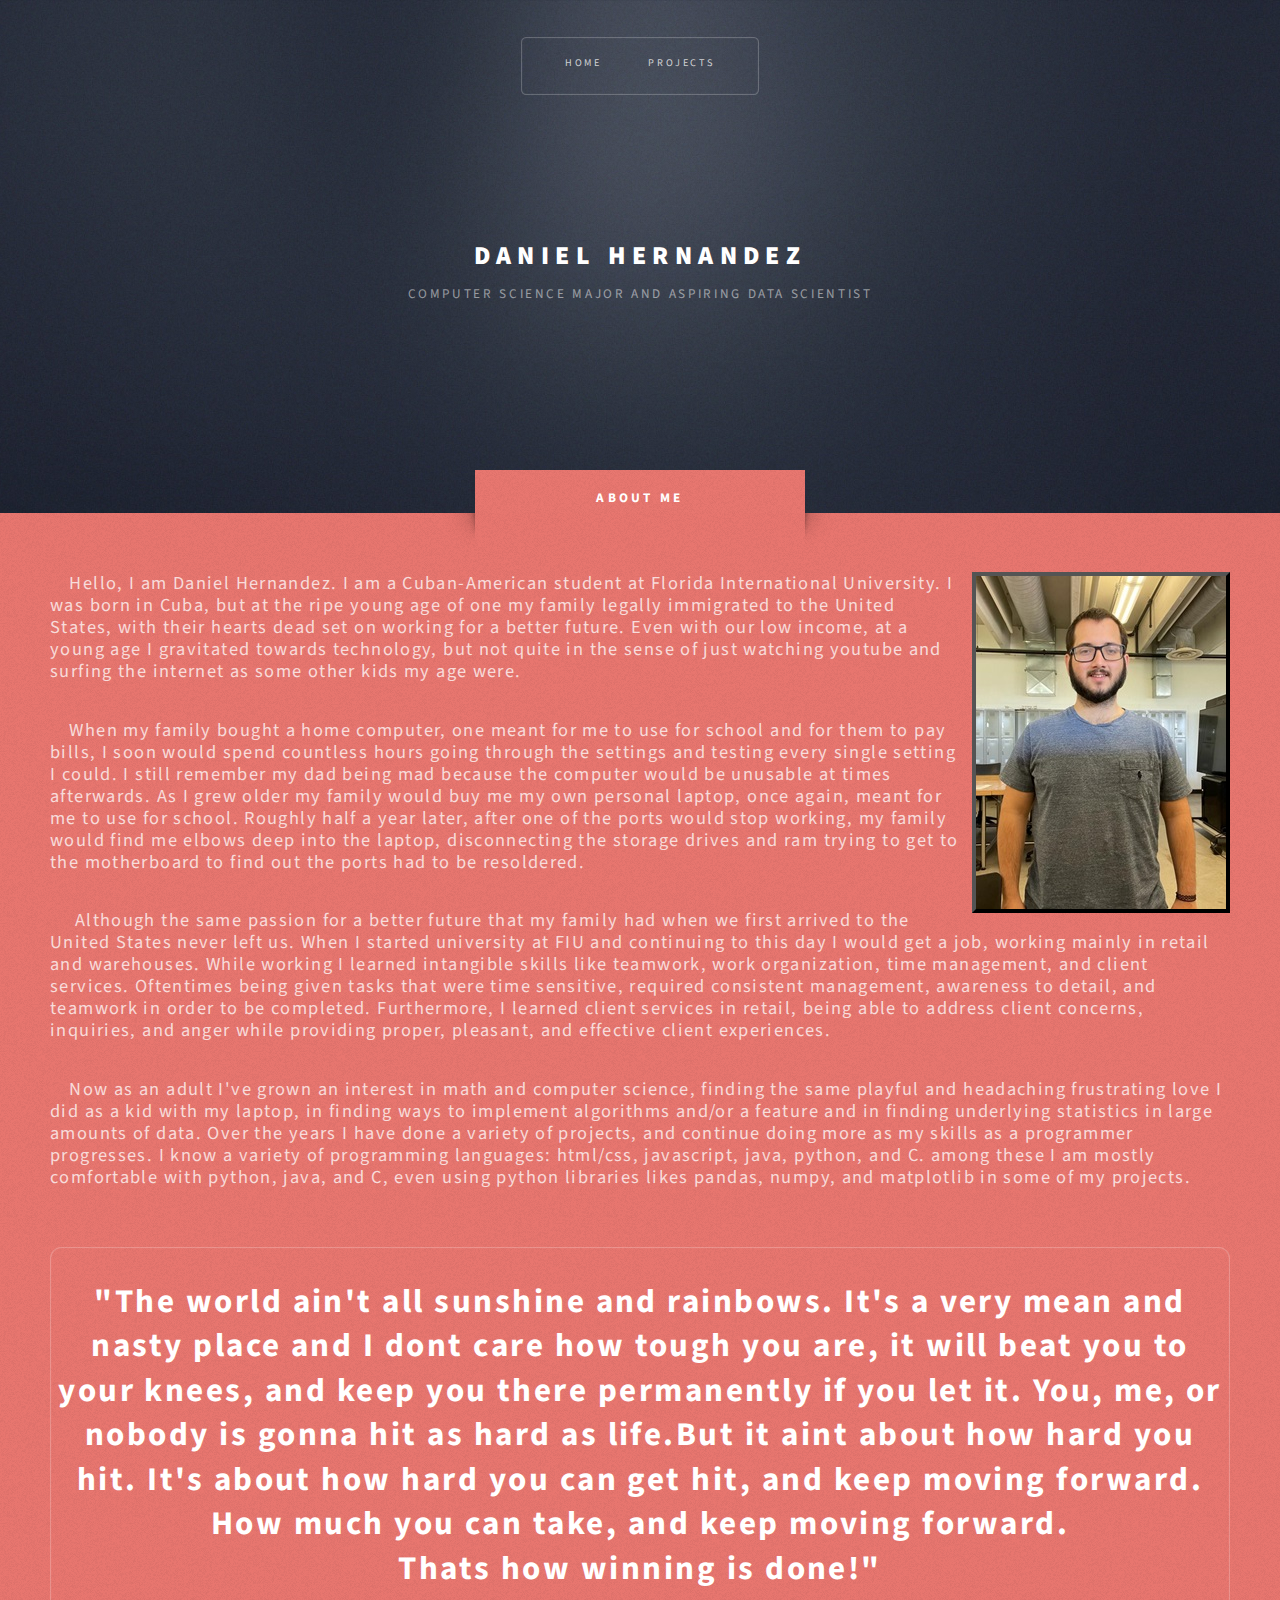
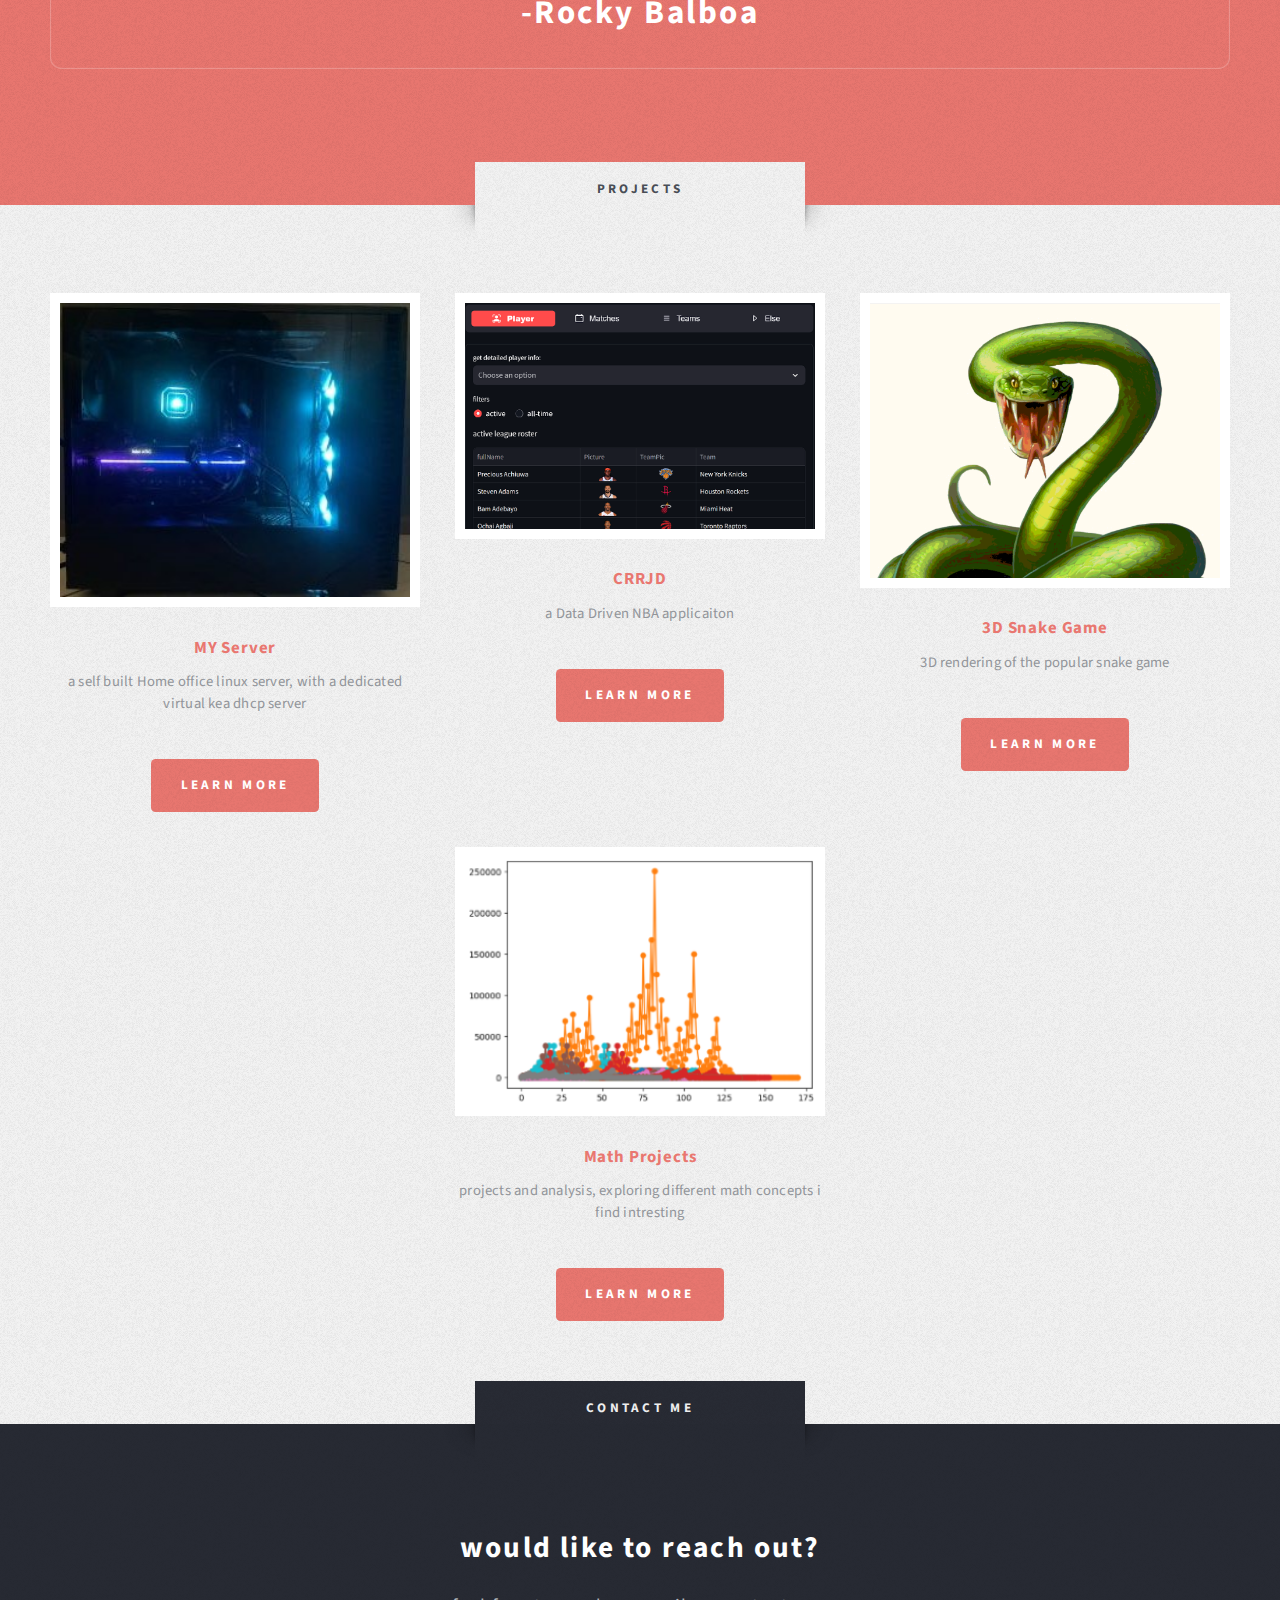
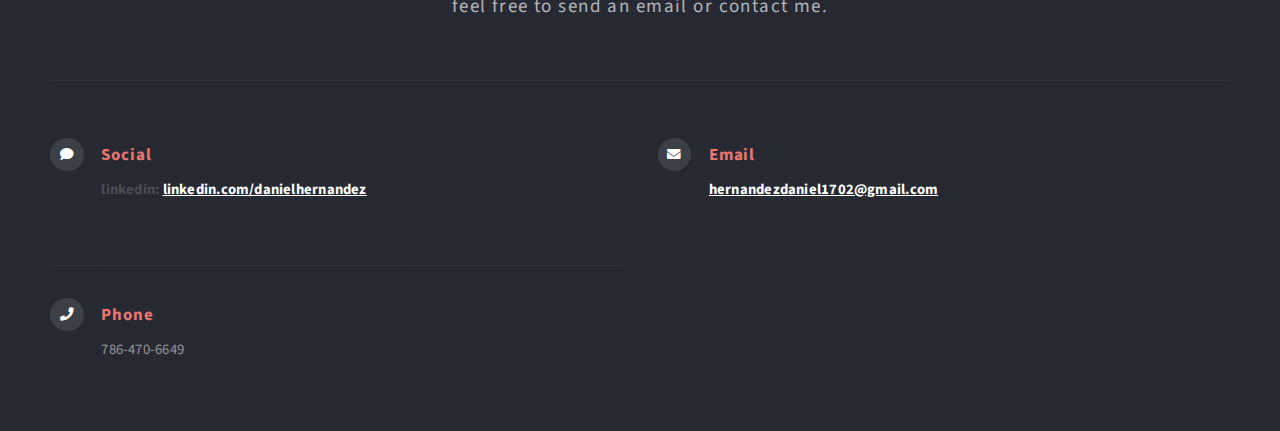
<file: index.html>
<!DOCTYPE HTML>
<html>
	<head>
		<title>Daniel Hernandez's portfolio</title>
		<meta charset="utf-8" />
		<meta name="viewport" content="width=device-width, initial-scale=1, user-scalable=no" />
		<link rel="stylesheet" href="assets/css/main.css" />
	</head>
	<body class="homepage is-preload">
		<div id="page-wrapper">

			<!-- Header -->
				<section id="header" class="wrapper">

					<!-- Logo -->
						<div id="logo">
							<h1><a href="index.html">Daniel Hernandez</a></h1>
							<p>computer science major and aspiring data scientist</p>
						</div>

					<!-- Nav -->
						<nav id="nav">
							<ul>
								<li class="current"><a href="index.html">Home</a></li>
								<li>
									<a href="project.html">Projects</a>
									<ul id="nav">
										<li class="link"><a href="Server.html">Server</a></li>
										<li class="link"><a href="project_math.html">Math Projects</a></li>
										<li class="link"><a href="CRRJD.html">CRRJD</a></li>
										<li class="link"><a href="SnakeGame.html">3D snake game</a></li>
									</ul>
								</li>
							</ul>
						</nav>

				</section>

			<!-- Intro -->
				<section id="intro" class="wrapper style1">
					<div class="title">About Me</div>
					<div id="Aboutme">
						<div id="container" class="container">
							<div id="image" class="image">
								<img class="fit"src="images/logoPic.jpg" alt="image" />
							</div>
							<p class="style1">
								&emsp;Hello, I am Daniel Hernandez. I am a Cuban-American student at Florida International University. I was born in Cuba, but at the ripe young age of one my family legally immigrated to the United States, with their hearts dead set on working for a better future. Even with our low income, at a young age I gravitated towards technology, but not quite in the sense of just watching youtube and surfing the internet as some other kids my age were. 
							</p>
							<p class="style1"> &emsp;When my family bought a home computer, one meant for me to use for school and for them to pay bills, I soon would spend countless hours going through the settings and testing every single setting I could. I still remember my dad being mad because the computer would be unusable at times afterwards. As I grew older my family would buy me my own personal laptop, once again, meant for me to use for school. Roughly half a year later, after one of the ports would stop working, my family would find me elbows deep into the laptop, disconnecting the storage drives and ram trying to get to the motherboard to find out the ports had to be resoldered. </p>
							<p class="style1"> &emsp; Although the same passion for a better future that my family had when we first arrived to the United States never left us. When I started university at FIU and continuing to this day I would get a job, working mainly in retail and warehouses. While working I learned intangible skills like teamwork, work organization, time management, and client services. Oftentimes being given tasks that were time sensitive, required consistent management, awareness to detail, and teamwork in order to be completed. Furthermore, I learned client services in retail, being able to address client concerns, inquiries, and anger while providing proper, pleasant, and effective client experiences. </p>
							<p class="style1"> &emsp;Now as an adult I've grown an interest in math and computer science, finding the same playful and headaching frustrating love I did as a kid with my laptop, in finding ways to implement algorithms and/or a feature and in finding underlying statistics in large amounts of data. Over the years I have done a variety of projects, and continue doing more as my skills as a programmer progresses. I know a variety of programming languages: html/css, javascript, java, python, and C. among these I am mostly comfortable with python, java, and C, even using python libraries likes pandas, numpy, and matplotlib in some of my projects.</p>
						</div>
						<br>
						<div class="container">
							<p class="style2">
								"The world ain't all sunshine and rainbows. It's a very mean and nasty place and I dont care how tough you are, it will beat you to your knees, and keep you there permanently if you let it. You, me, or nobody is gonna hit as hard as life.But it aint about how hard you hit. It's about how hard you can get hit, and keep moving forward. How much you can take, and keep moving forward. <br>Thats how winning is done!"<br>-Rocky Balboa
							</p>
						</div>
					</div>
				</section>

			<!-- Main -->
			<section id="highlights" class="wrapper style3">
				<div class="title">Projects</div>
				<div class="container">
					<p></p>
					<div class="row aln-center">
						<div class="col-4 col-12-medium">
							<section class="highlight">
								<a href="#" class="fit image featured"><img src="images/server.jpg" alt="" /></a>
								<h3><a href="Server.html">MY Server</a></h3>
								<p>a self built Home office linux server, with a dedicated virtual kea dhcp server</p>
								<ul class="actions">
									<li><a href="Server.html" class="button style1">Learn More</a></li>
								</ul>
							</section>
						</div>
						<div class="col-4 col-12-medium">
							<section class="highlight">
								<a href="CRRJD.html" class="image featured"><img src="images/CRRJD.png" alt="" /></a>
								<h3><a href="CRRJD.html">CRRJD</a></h3>
								<p>a Data Driven NBA applicaiton</p>
								<ul class="actions">
									<li><a href="CRRJD.html" class="button style1">Learn More</a></li>
								</ul>
							</section>
						</div>
						<div class="col-4 col-12-medium">
							<section class="highlight">
								<a href="SnakeGame.html" class="image featured"><img src="images/snake.png" alt="" /></a>
								<h3><a href="SnakeGame.html">3D Snake Game</a></h3>
								<p>3D rendering of the popular snake game</p>
								<ul class="actions">
									<li><a href="SnakeGame.html" class="button style1">Learn More</a></li>
								</ul>
							</section>
						</div>
						<div class="col-4 col-12-medium">
							<section class="highlight">
								<a href="#" class="fit image featured"><img src="images/collatz.png" alt="" /></a>
								<h3><a href="project_math.html">Math Projects</a></h3>
								<p>projects and analysis, exploring different math concepts i find intresting</p>
								<ul class="actions">
									<li><a href="project_math.html" class="button style1">Learn More</a></li>
								</ul>
							</section>
						</div>
					</div>
				</div>
			</section>

			<!-- Highlights -->

			<!-- Footer -->
				<section id="footer" class="wrapper">
					<div class="title">Contact me</div>
					<div class="container">
						<header class="style1">
							<h2>would like to reach out?</h2>
							<p>
								feel free to send an email or contact me.
							</p>
						</header>
					
							<div class="col-6 col-12-medium">

								<!-- Contact -->
									<section class="feature-list small">
										<div class="row">
											<!-- <div class="col-6 col-12-small">
											</div> -->
											<div class="col-6 col-12-small">
												<section>
													<h3 class="icon solid fa-comment">Social</h3>
													<p>
														<label id="label" for="linkedin">linkedin: <a id="https://www.linkedin.com/in/daniel-hernandez-10203b24a">linkedin.com/danielhernandez</a></label><br />
													</p>
												</section>
											</div>
											<div class="col-6 col-12-small">
												<section>
													<h3 class="icon solid fa-envelope">Email</h3>
													<p>
														<label id="label" for="Email"><a id="Email"href="mailto: hernandezdaniel1702@gmail.com">hernandezdaniel1702@gmail.com</a></label>
													</p>
												</section>
											</div>
											<div class="col-6 col-12-small">
												<section>
													<h3 class="icon solid fa-phone">Phone</h3>
													<p>
														786-470-6649
													</p>
												</section>
											</div>
										</div>
									</section>
							</div>
						</div>
						<br>
					</div>
				</section>
		</div>

		<!-- Scripts -->
			<script src="assets/js/jquery.min.js"></script>
			<script src="assets/js/jquery.dropotron.min.js"></script>
			<script src="assets/js/browser.min.js"></script>
			<script src="assets/js/breakpoints.min.js"></script>
			<script src="assets/js/util.js"></script>
			<script src="assets/js/main.js"></script>

	</body>
</html>
</file>
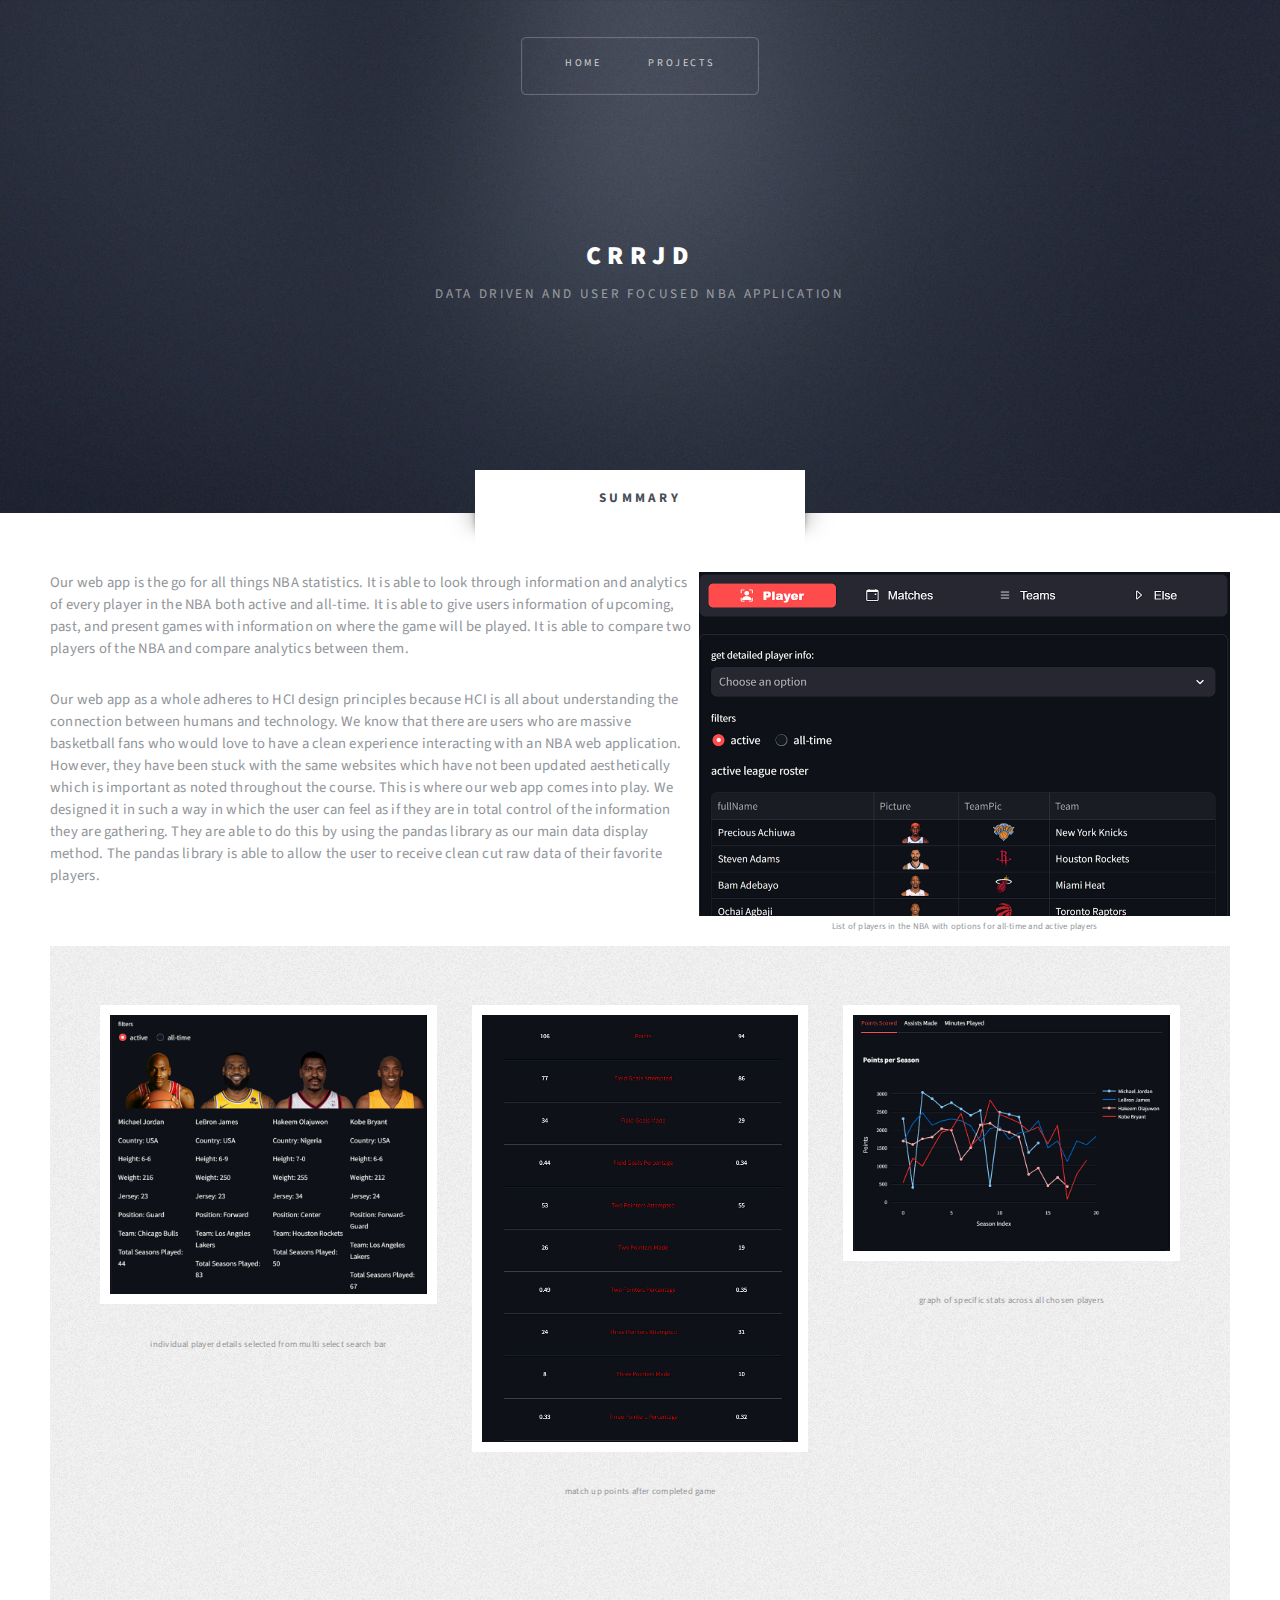
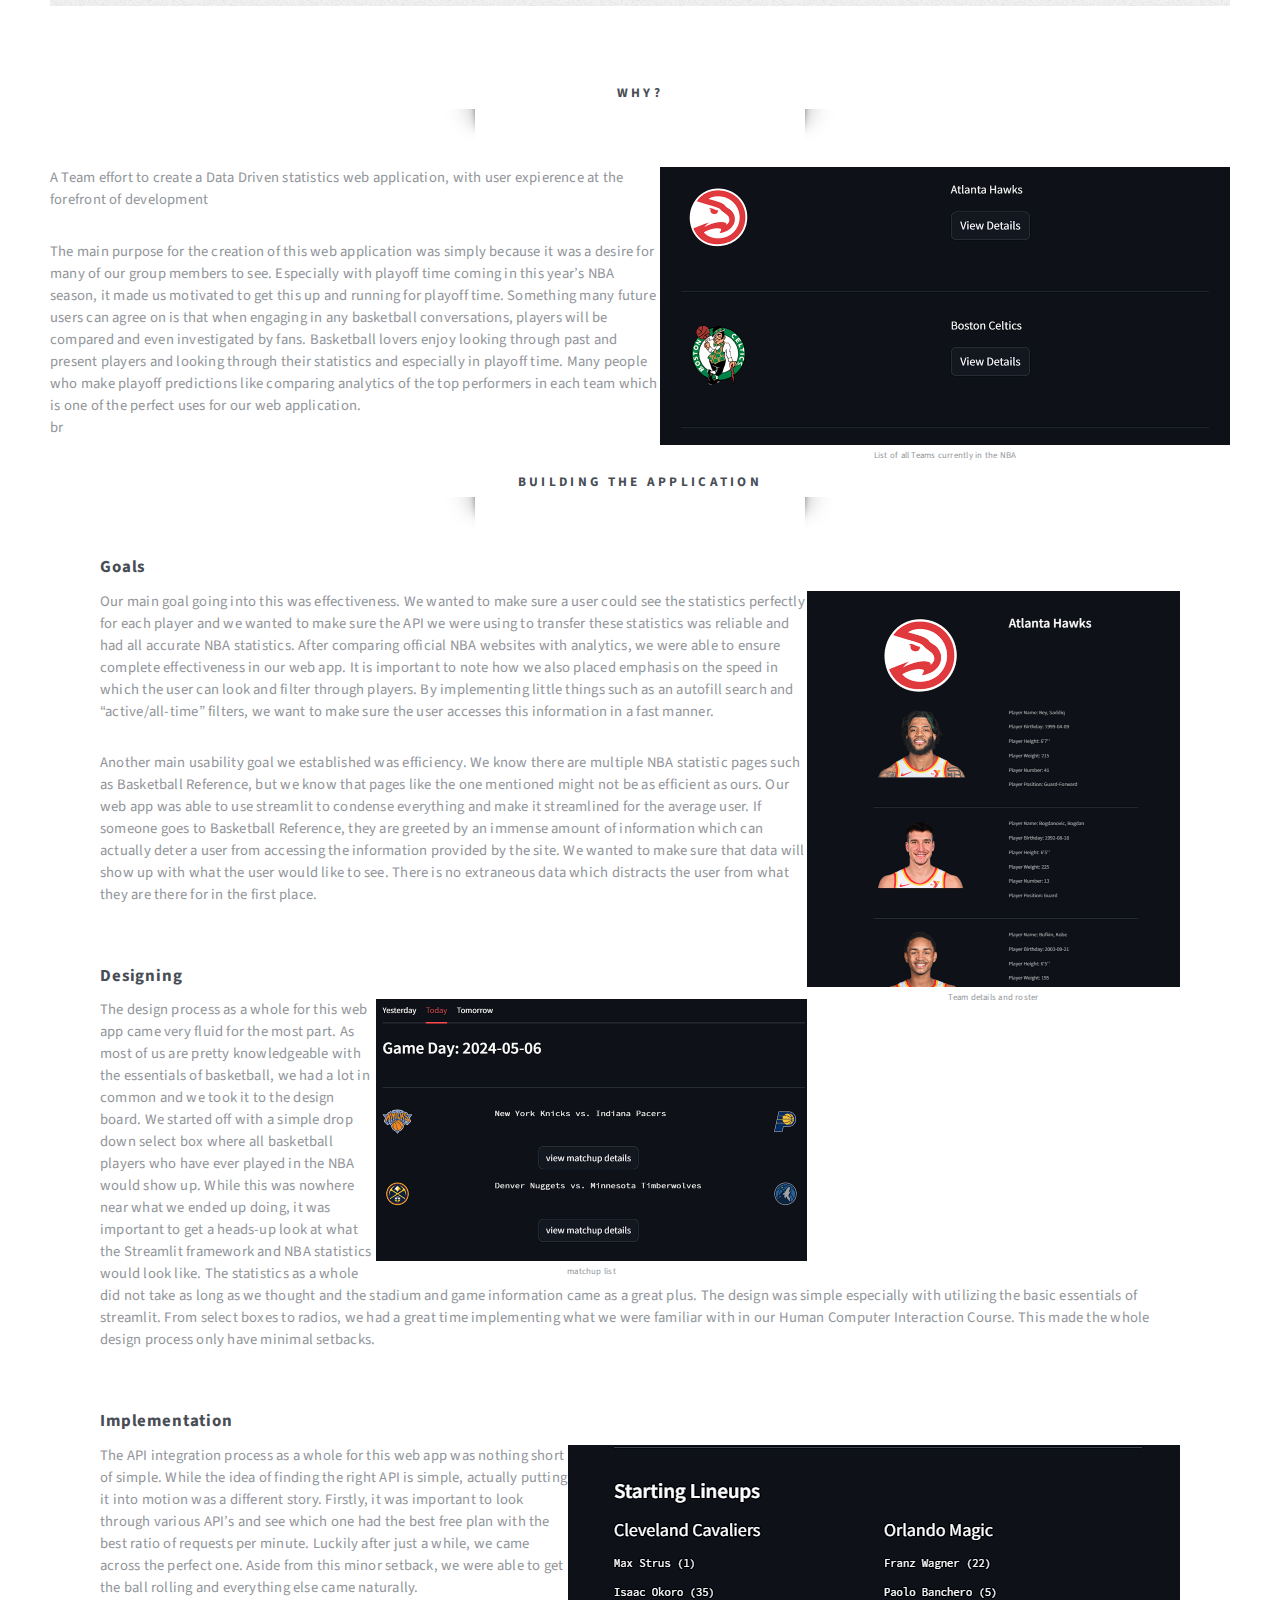
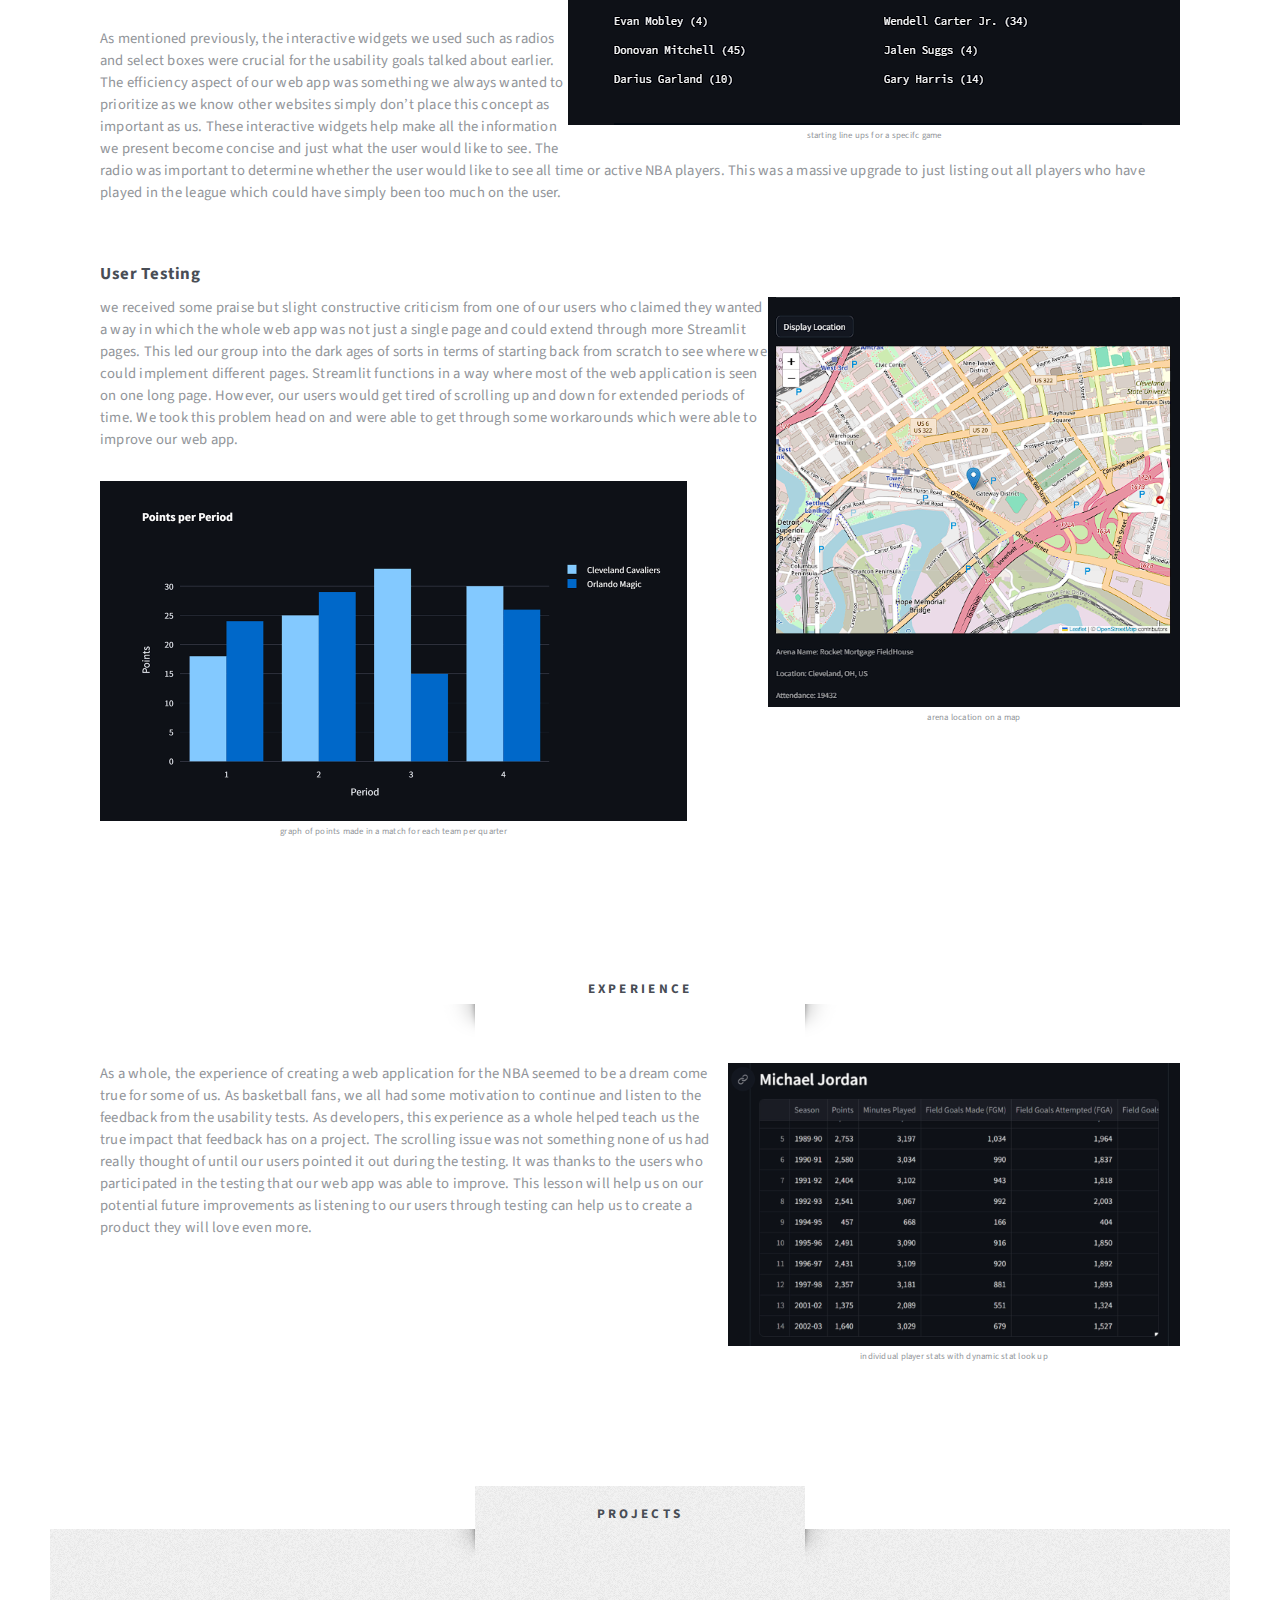
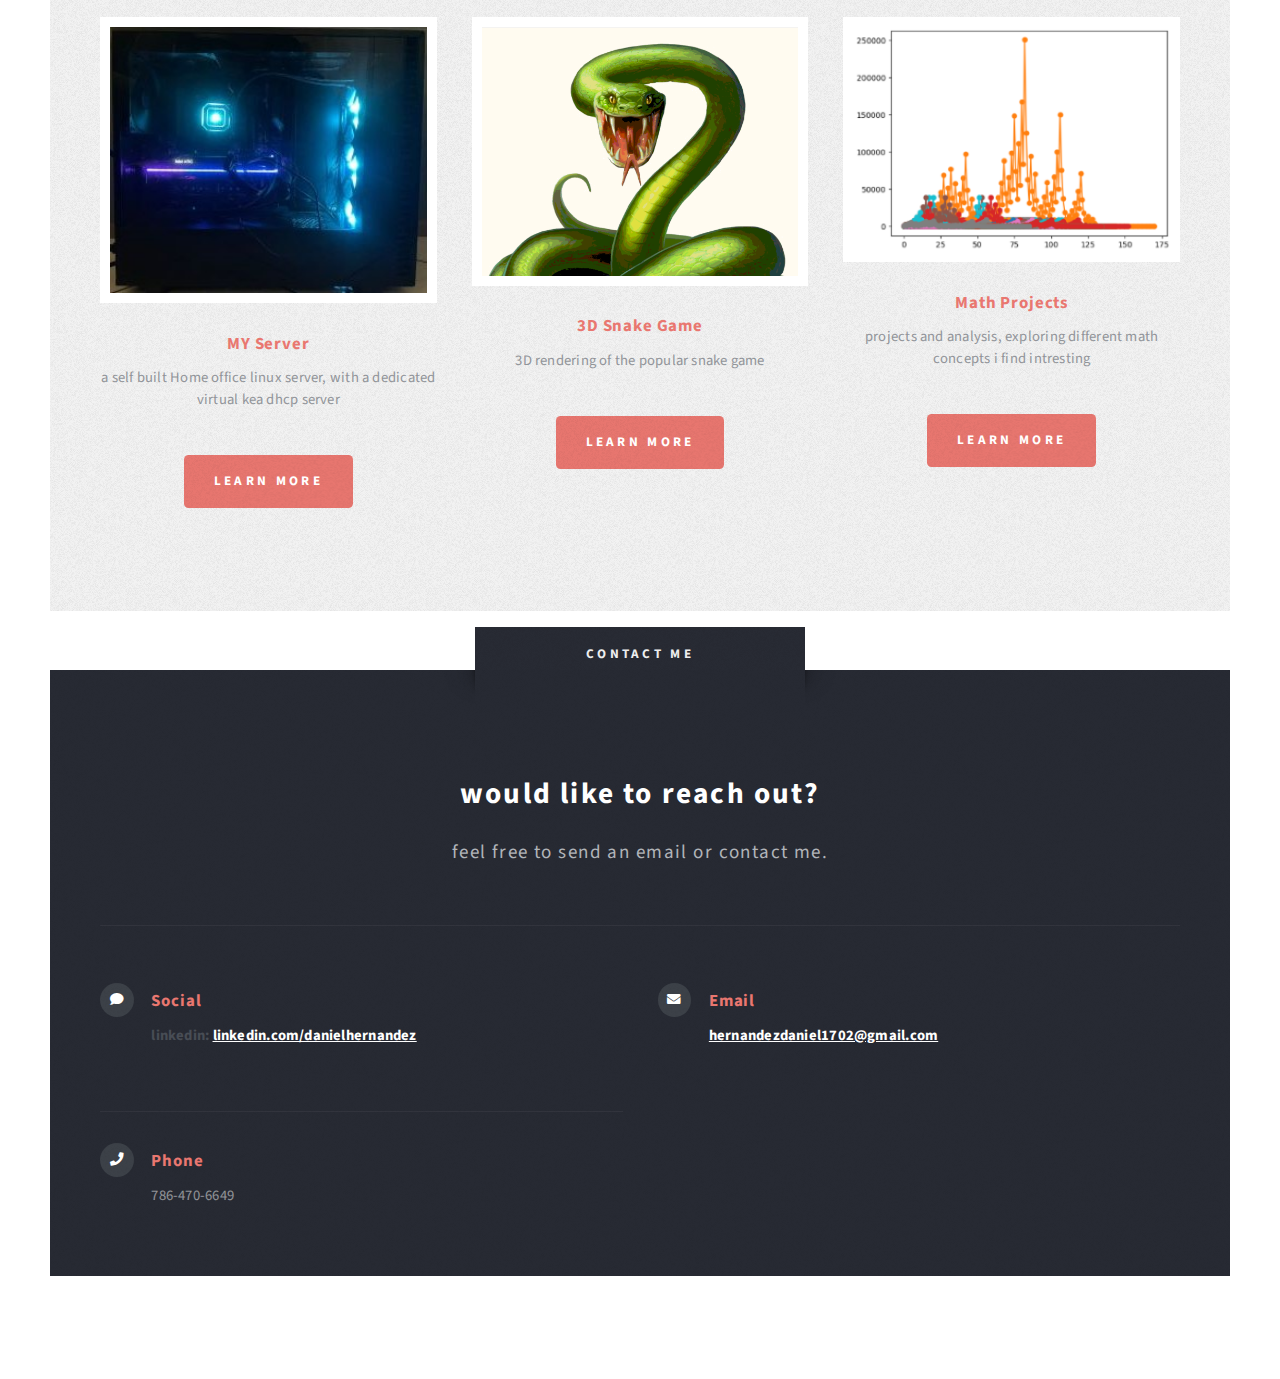
<file: CRRJD.html>
<!DOCTYPE HTML>
<html>
	<head>
		<title>Daniel Hernandez's portfolio</title>
		<meta charset="utf-8" />
		<meta name="viewport" content="width=device-width, initial-scale=1, user-scalable=no" />
		<link rel="stylesheet" href="assets/css/main.css" />
	</head>
	<body class="homepage is-preload">
		<div id="page-wrapper">

			<!-- Header -->
				<section id="header" class="wrapper">

					<!-- Logo -->
						<div id="logo">
							<h1><a href="CRRJD.html">CRRJD</a></h1>
							<p>Data Driven and user focused NBA application</p>
						</div>

					<!-- Nav -->
						<nav id="nav">
							<ul>
								<li class="current"><a href="index.html">Home</a></li>
								<li>
									<a href="project.html">Projects</a>
									<ul id="nav">
										<li class="link"><a href="Server.html">Server</a></li>
										<li class="link"><a href="project_math.html">Math Projects</a></li>
										<li class="link current"><a href="CRRJD.html">CRRJD</a></li>
										<li class="link"><a href="SnakeGame.html">3D snake game</a></li>
									</ul>
								</li>
							</ul>
						</nav>

				</section>

			<section id="main" class="wrapper style2">
				<div class="title">summary</div>
				<div class="container">
					<article class="box post">
						<div id="rightFloat" class="image">
                            <img class="fit" src="images/CRRJDleagueRoster.png" alt="image" />
                            <figcaption>List of players in the NBA with options for all-time and active players</figcaption>
						</div>
						<p>Our web app is the go for all things NBA statistics. It is able to look through information and analytics of every player in the NBA both active and all-time. It is able to give users information of upcoming, past, and present games with information on where the game will be played. It is able to compare two players of the NBA and compare analytics between them.</p>
						<p>Our web app as a whole adheres to HCI design principles because HCI is all about understanding the connection between humans and technology. We know that there are users who are massive basketball fans who would love to have a clean experience interacting with an NBA web application. However, they have been stuck with the same websites which have not been updated aesthetically which is important as noted throughout the course. This is where our web app comes into play. We designed it in such a way in which the user can feel as if they are in total control of the information they are gathering. They are able to do this by using the pandas library as our main data display method. The pandas library is able to allow the user to receive clean cut raw data of their favorite players.</p>
					</article>
					<section id="highlights" class="wrapper style3">
						<div class="container">
							<div class="row aln-center">
								<div class="col-4 col-12-medium">
									<section class="highlight">
										<div class="fit image featured"><img src="images/CRRJDPlayerDetails.png" alt="" /></div>
										<figcaption>individual player details selected from multi select search bar</figcaption>
									</section>
								</div>
								<div class="col-4 col-12-medium">
									<section class="highlight">
										<div class="fit image featured"><img src="images/CRRJDpoints.png" alt="" /></div>
										<figcaption>match up points after completed game</figcaption>
									</section>
								</div>
								<div class="col-4 col-12-medium">
									<section class="highlight">
										<div class="fit image featured"><img src="images/CRRJDplayerGraph.png" alt="" /></div>
										<figcaption>graph of specific stats across all chosen players</figcaption>
									</section>
								</div>
							</div>
						</div>
					</section>
				</div>
			</section>
			<section id="main" class="wrapper style2">
                <div class="title">why?</div>
                <div class="container">
                    <article class="box post">
						<div id="rightFloat" class="image">
                            <img class="fit" src="images/CRRJDTeamList.png" alt="image" />
                            <figcaption>List of all Teams currently in the NBA</figcaption>
						</div>
                        <p>A Team effort to create a Data Driven statistics web application, with user expierence at the forefront of development</p>
						<p>The main purpose for the creation of this web application was simply because it was a desire for many of our group members to see. Especially with playoff time coming in this year’s NBA season, it made us motivated to get this up and running for playoff time. Something many future users can agree on is that when engaging in any basketball conversations, players will be compared and even investigated by fans. Basketball lovers enjoy looking through past and present players and looking through their statistics and especially in playoff time. Many people who make playoff predictions like comparing analytics of the top performers in each team which is one of the perfect uses for our web application.</p> 
						br
					</article>
			<section id="main" class="wrapper style2">
                <div class="title">building the application</div>
                <div class="container">
                    <div class="row gtr-150">
                        <div>
                            <div id="content">
                                <article class="box post">
                                    <section>
										<h2>Goals</h2>
										<div id="rightFloat" class="image">
											<img class="fit" src="images/CRRJDTeamDetails.png" alt="image" />
											<figcaption>Team details and roster</figcaption>
										</div>
										<p>Our main goal going into this was effectiveness. We wanted to make sure a user could see the statistics perfectly for each player and we wanted to make sure the API we were using to transfer these statistics was reliable and had all accurate NBA statistics. After comparing official NBA websites with analytics, we were able to ensure complete effectiveness in our web app. It is important to note how we also placed emphasis on the speed in which the user can look and filter through players. By implementing little things such as an autofill search and “active/all-time” filters, we want to make sure the user accesses this information in a fast manner.</p>
										<p>Another main usability goal we established was efficiency. We know there are multiple NBA statistic pages such as Basketball Reference, but we know that pages like the one mentioned might not be as efficient as ours. Our web app was able to use streamlit to condense everything and make it streamlined for the average user. If someone goes to Basketball Reference, they are greeted by an immense amount of information which can actually deter a user from accessing the information provided by the site. We wanted to make sure that data will show up with what the user would like to see. There is no extraneous data which distracts the user from what they are there for in the first place.</p>
									</section>
									<section>
										<h2>Designing</h2>
										<div id="rightFloat"class="image">
											<img class="fit" src="images/CRRJDMatchUp.png" alt="image" />
											<figcaption>matchup list </figcaption>
										</div>
										<p>The design process as a whole for this web app came very fluid for the most part. As most of us are pretty knowledgeable with the essentials of basketball, we had a lot in common and we took it to the design board. We started off with a simple drop down select box where all basketball players who have ever played in the NBA would show up. While this was nowhere near what we ended up doing, it was important to get a heads-up look at what the Streamlit framework and NBA statistics would look like. The statistics as a whole did not take as long as we thought and the stadium and game information came as a great plus. The design was simple especially with utilizing the basic essentials of streamlit. From select boxes to radios, we had a great time implementing what we were familiar with in our Human Computer Interaction Course. This made the whole design process only have minimal setbacks.</p>
									</section>
									<section>
										<h2>Implementation</h2>
										<div id="rightFloat" class="image">
											<img class="fit" src="images/CRRJDLineUps.png" alt="image" />
											<figcaption>starting line ups for a specifc game</figcaption>
										</div>
										<p>The API integration process as a whole for this web app was nothing short of simple. While the idea of finding the right API is simple, actually putting it into motion was a different story. Firstly, it was important to look through various API’s and see which one had the best free plan with the best ratio of requests per minute. Luckily after just a while, we came across the perfect one. Aside from this minor setback, we were able to get the ball rolling and everything else came naturally.</p>
										<p>As mentioned previously, the interactive widgets we used such as radios and select boxes were crucial for the usability goals talked about earlier. The efficiency aspect of our web app was something we always wanted to prioritize as we know other websites simply don’t place this concept as important as us. These interactive widgets help make all the information we present become concise and just what the user would like to see. The radio was important to determine whether the user would like to see all time or active NBA players. This was a massive upgrade to just listing out all players who have played in the league which could have simply been too much on the user.</p>
									</section>
									<section>
										<h2>User Testing</h2>
										<div id="rightFloat"class="image">
											<img class="fit" src="images/CRRJDarenaDetails.png" alt="image" />
											<figcaption>arena location on a map</figcaption>
										</div>
										<p>we received some praise but slight constructive criticism from one of our users who claimed they wanted a way in which the whole web app was not just a single page and could extend through more Streamlit pages. This led our group into the dark ages of sorts in terms of starting back from scratch to see where we could implement different pages. Streamlit functions in a way where most of the web application is seen on one long page. However, our users would get tired of scrolling up and down for extended periods of time. We took this problem head on and were able to get through some workarounds which were able to improve our web app.</p>
										<div id="leftFloat"class="image">
											<img class="fit" src="images/CRRJDpointGraph.png" alt="image" />
											<figcaption>graph of points made in a match for each team per quarter</figcaption>
										</div>
									</section>
								</article>
                            </div>
                        </div>
                    </div>
                </div>
            </section>
			<section id="main" class="wrapper style2">
                <div class="title">Experience</div>
                <div class="container">
                    <div class="row gtr-150">
                        <div>
                            <div id="content">
                                <article class="box post">
									<div id="rightFloat"class="image">
										<img class="fit" src="images/CRRJDStats.png" alt="image" />
										<figcaption>individual player stats with dynamic stat look up</figcaption>
									</div>
                                    <p>As a whole, the experience of creating a web application for the NBA seemed to be a dream come true for some of us. As basketball fans, we all had some motivation to continue and listen to the feedback from the usability tests. As developers, this experience as a whole helped teach us the true impact that feedback has on a project. The scrolling issue was not something none of us had really thought of until our users pointed it out during the testing. It was thanks to the users who participated in the testing that our web app was able to improve. This lesson will help us on our potential future improvements as listening to our users through testing can help us to create a product they will love even more.</p>
								</article>
                            </div>
                        </div>
                    </div>
                </div>
            </section>
			<section id="highlights" class="wrapper style3">
				<div class="title">Projects</div>
				<div class="container">
					<p></p>
					<div class="row aln-center">
						<div class="col-4 col-12-medium">
							<section class="highlight">
								<a href="#" class="fit image featured"><img src="images/server.jpg" alt="" /></a>
								<h3><a href="Server.html">MY Server</a></h3>
								<p>a self built Home office linux server, with a dedicated virtual kea dhcp server</p>
								<ul class="actions">
									<li><a href="Server.html" class="button style1">Learn More</a></li>
								</ul>
							</section>
						</div>
						<div class="col-4 col-12-medium">
							<section class="highlight">
								<a href="SnakeGame.html" class="image featured"><img src="images/snake.png" alt="" /></a>
								<h3><a href="SnakeGame.html">3D Snake Game</a></h3>
								<p>3D rendering of the popular snake game</p>
								<ul class="actions">
									<li><a href="SnakeGame.html" class="button style1">Learn More</a></li>
								</ul>
							</section>
						</div>
						<div class="col-4 col-12-medium">
							<section class="highlight">
								<a href="#" class="fit image featured"><img src="images/collatz.png" alt="" /></a>
								<h3><a href="project_math.html">Math Projects</a></h3>
								<p>projects and analysis, exploring different math concepts i find intresting</p>
								<ul class="actions">
									<li><a href="project_math.html" class="button style1">Learn More</a></li>
								</ul>
							</section>
						</div>
					</div>
				</div>
			</section>

			<!-- Highlights -->

			<!-- Footer -->
				<section id="footer" class="wrapper">
					<div class="title">Contact me</div>
					<div class="container">
						<header class="style1">
							<h2>would like to reach out?</h2>
							<p>
								feel free to send an email or contact me.
							</p>
						</header>
					
							<div class="col-6 col-12-medium">

								<!-- Contact -->
									<section class="feature-list small">
										<div class="row">
											<!-- <div class="col-6 col-12-small">
											</div> -->
											<div class="col-6 col-12-small">
												<section>
													<h3 class="icon solid fa-comment">Social</h3>
													<p>
														<label id="label" for="linkedin">linkedin: <a id="https://www.linkedin.com/in/daniel-hernandez-10203b24a">linkedin.com/danielhernandez</a></label><br />
													</p>
												</section>
											</div>
											<div class="col-6 col-12-small">
												<section>
													<h3 class="icon solid fa-envelope">Email</h3>
													<p>
														<label id="label" for="Email"><a id="Email"href="mailto: hernandezdaniel1702@gmail.com">hernandezdaniel1702@gmail.com</a></label>
													</p>
												</section>
											</div>
											<div class="col-6 col-12-small">
												<section>
													<h3 class="icon solid fa-phone">Phone</h3>
													<p>
														786-470-6649
													</p>
												</section>
											</div>
										</div>
									</section>
							</div>
						</div>
						<br>
					</div>
				</section>
		</div>

		<!-- Scripts -->
			<script src="assets/js/jquery.min.js"></script>
			<script src="assets/js/jquery.dropotron.min.js"></script>
			<script src="assets/js/browser.min.js"></script>
			<script src="assets/js/breakpoints.min.js"></script>
			<script src="assets/js/util.js"></script>
			<script src="assets/js/main.js"></script>

	</body>
</html>
</file>
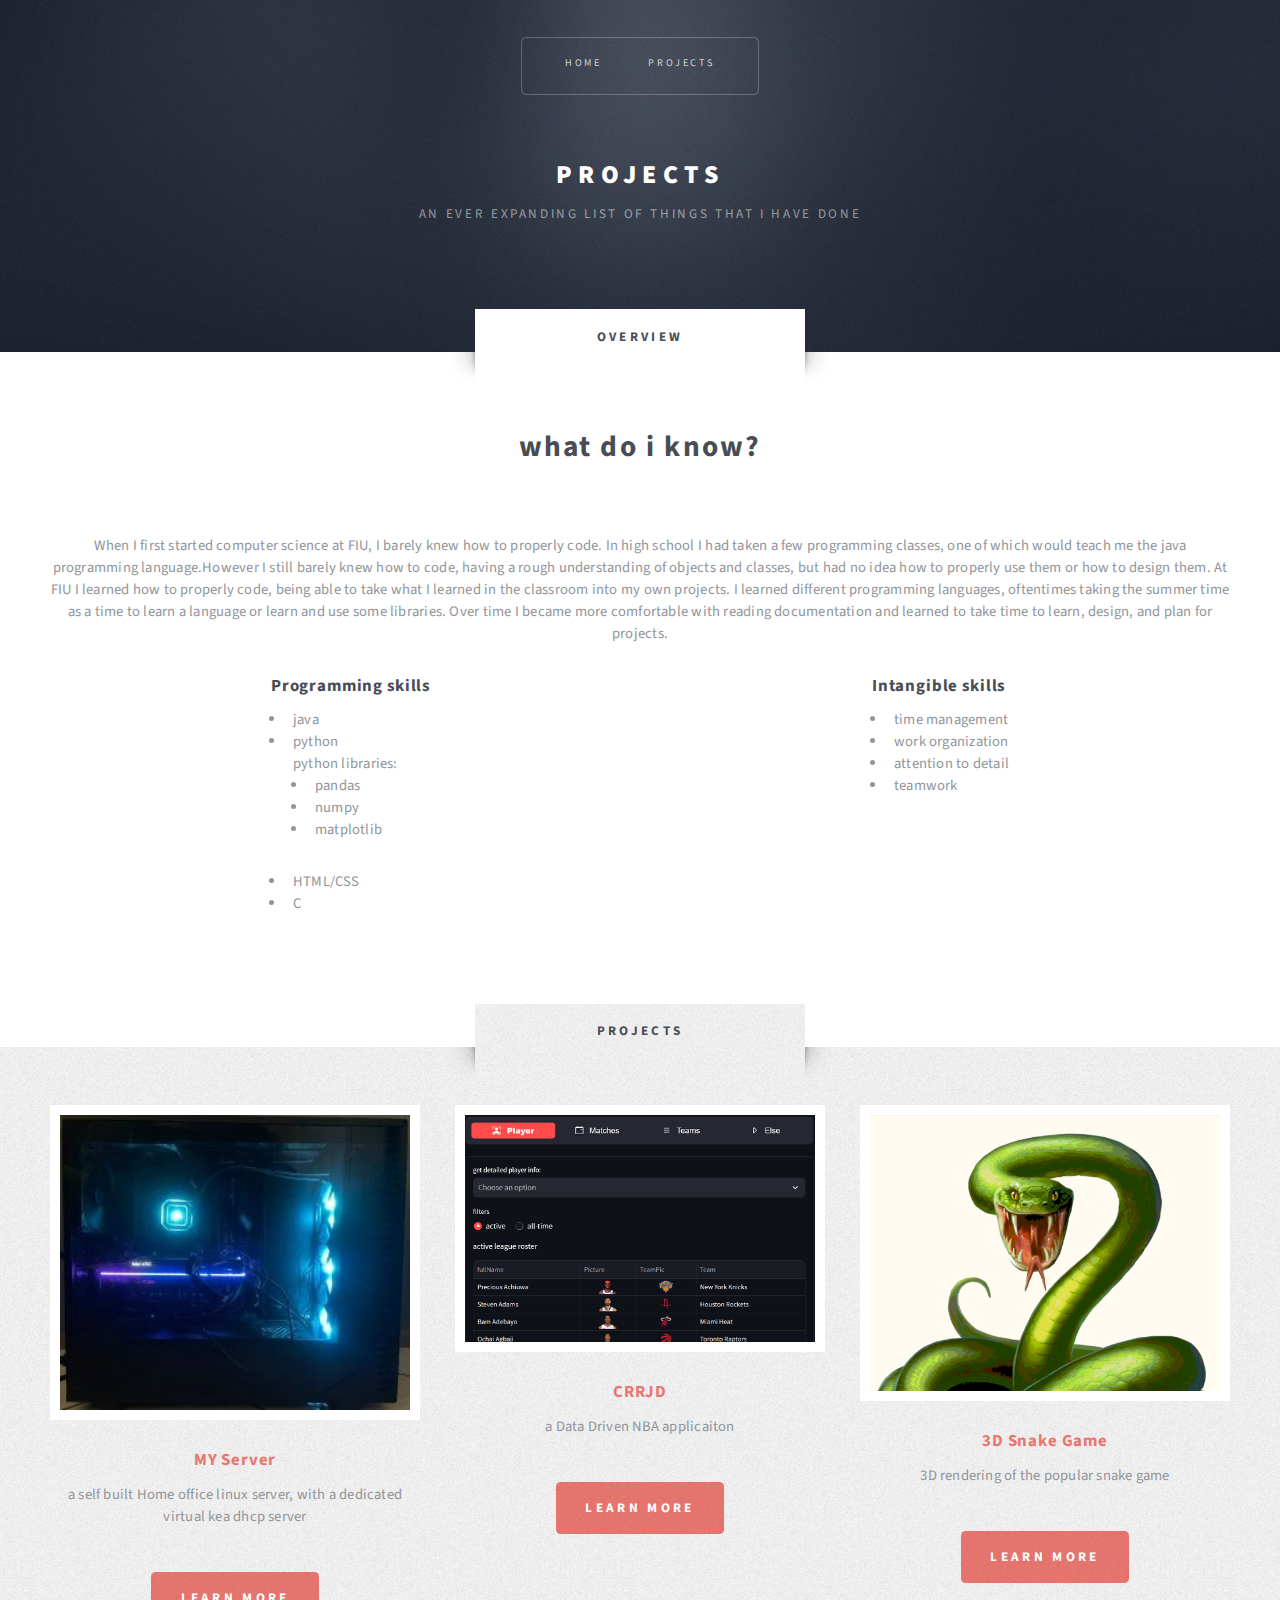
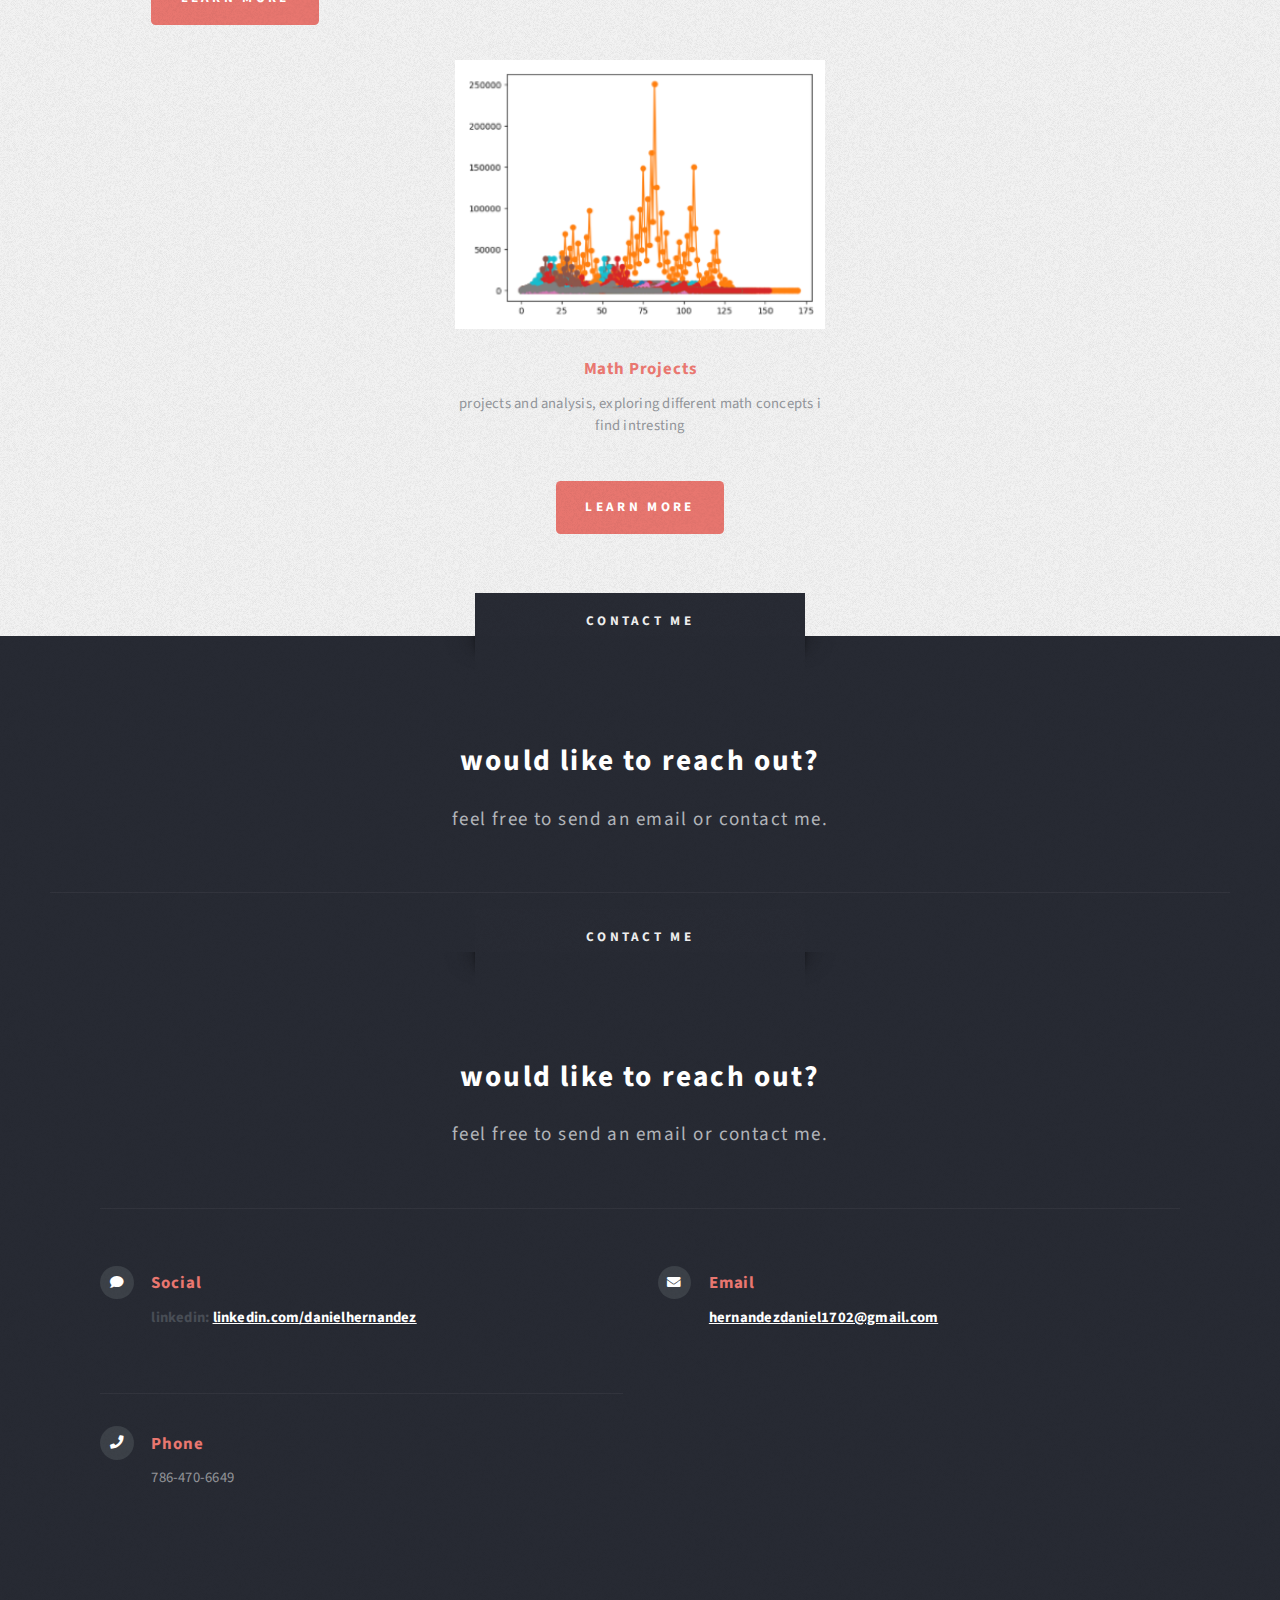
<file: project.html>
<!DOCTYPE HTML>
<html>
	<head>
		<title>Projects</title>
		<meta charset="utf-8" />
		<meta name="viewport" content="width=device-width, initial-scale=1, user-scalable=no" />
		<link rel="stylesheet" href="assets/css/main.css" />
	</head>
	<body class="right-sidebar is-preload">
		<div id="page-wrapper">

			<!-- Header -->
            <section id="header" class="wrapper">

                <!-- Logo -->
                    <div id="logo">
                        <h1><a href="project.html">Projects</a></h1>
                        <p>an ever expanding list of things that I have done</p>
                    </div>

                <!-- Nav -->
                <nav id="nav">
                    
                    <ul>
                        <li><a href="index.html">Home</a></li>
                        <li class="current">
                            <a href="project.html">Projects</a>
                            <ul id="nav">
                                <li class="link"><a href="Server.html">Server</a></li>
                                <li class="link"><a href="project_math.html">math Projects</a></li>
                                <li class="link"><a href="CRRJD.html">CRRJD</a></li>
                                <li class="link"><a href="SnakeGame.html">3D snake game</a></li>
                            </ul>
                        </li>
                    </ul>
                </nav>

            </section>

			<!-- Main -->
            <section id="main" class="wrapper style2">
                <div class="title">Overview</div>
                <div class="container">
                    <div id="content" class="intro">
                        <article class="box post">
                            <header class="style1">
                                <br>
                                <h2>what do i know?</h2>
                            </header>
                            <p id="projectIntro"class="style2"> 
                                When I first started computer science at FIU, I barely knew how to properly code. In high school I had taken a few programming classes, one of which would teach me the java programming language.However I still barely knew how to code, having a rough understanding of objects and classes, but had no idea how to properly use them or how to design them. At FIU I learned how to properly code, being able to take what I learned in the classroom into my own projects. I learned different programming languages, oftentimes taking the summer time as a time to learn a language or learn and use some libraries. Over time I became more comfortable with reading documentation and learned to take time to learn, design, and plan for projects.
                            </p>
                            <div id = "skillsList" class="content">
                                <div>
                                    <h2>Programming skills</h2>
                                    <ul class="style1">
                                        <li>java</li>
                                        <li>python
                                            <br><label for="ul">python libraries:</label>
                                            <ul class="style1">
                                                <li>pandas</li>
                                                <li>numpy</li>
                                                <li>matplotlib</li>
                                            </ul>
                                        </li>
                                        <li>HTML/CSS</li>
                                        <li>C</li>
                                    </ul>
                                </div>
                                <div>
                                    <h2>Intangible skills</h2>
                                    <ul class = "style1">
                                        <li>time management</li>
                                        <li>work organization</li>
                                        <li>attention to detail</li>
                                        <li>teamwork</li>
                                    </ul>
                                </div>
                            </div>
                        </article>
                    </div>
				</section>

			<!-- Highlights -->
            <section id="highlights" class="wrapper style3">
                <div class="title">Projects</div>
                <div class="container">
                    <div class="row aln-center">
						<div class="col-4 col-12-medium">
							<section class="highlight">
								<a href="#" class="fit image featured"><img src="images/server.jpg" alt="" /></a>
								<h3><a href="Server.html">MY Server</a></h3>
								<p>a self built Home office linux server, with a dedicated virtual kea dhcp server</p>
								<ul class="actions">
									<li><a href="Server.html" class="button style1">Learn More</a></li>
								</ul>
							</section>
						</div>
						<div class="col-4 col-12-medium">
							<section class="highlight">
								<a href="CRRJD.html" class="image featured"><img src="images/CRRJD.png" alt="" /></a>
								<h3><a href="CRRJD.html">CRRJD</a></h3>
								<p>a Data Driven NBA applicaiton</p>
								<ul class="actions">
									<li><a href="CRRJD.html" class="button style1">Learn More</a></li>
								</ul>
							</section>
						</div>
                        <div class="col-4 col-12-medium">
							<section class="highlight">
								<a href="SnakeGame.html" class="image featured"><img src="images/snake.png" alt="" /></a>
								<h3><a href="SnakeGame.html">3D Snake Game</a></h3>
								<p>3D rendering of the popular snake game</p>
								<ul class="actions">
									<li><a href="SnakeGame.html" class="button style1">Learn More</a></li>
								</ul>
							</section>
						</div>
						<div class="col-4 col-12-medium">
							<section class="highlight">
								<a href="#" class="fit image featured"><img src="images/collatz.png" alt="" /></a>
								<h3><a href="#">Math Projects</a></h3>
								<p>projects and analysis, exploring different math concepts i find intresting</p>
								<ul class="actions">
									<li><a href="#" class="button style1">Learn More</a></li>
								</ul>
							</section>
						</div>
					</div>
                </div>
            </section>

			<!-- Footer -->
            <section id="footer" class="wrapper">
                <div class="title">Contact me</div>
                <div class="container">
                    <header class="style1">
                        <h2>would like to reach out?</h2>
                        <p>
                            feel free to send an email or contact me.
                        </p>
                    </header>
                
                        <div class="col-6 col-12-medium">

                            <!-- Contact -->
                            <section id="footer" class="wrapper">
                                <div class="title">Contact me</div>
                                <div class="container">
                                    <header class="style1">
                                        <h2>would like to reach out?</h2>
                                        <p>
                                            feel free to send an email or contact me.
                                        </p>
                                    </header>
                                
                                        <div class="col-6 col-12-medium">
            
                                            <!-- Contact -->
                                            <section class="feature-list small">
                                                <div class="row">
                                                    <!-- <div class="col-6 col-12-small">
                                                    </div> -->
                                                    <div class="col-6 col-12-small">
                                                        <section>
                                                            <h3 class="icon solid fa-comment">Social</h3>
                                                            <p>
                                                                <label id="label" for="linkedin">linkedin: <a id="https://www.linkedin.com/in/daniel-hernandez-10203b24a">linkedin.com/danielhernandez</a></label><br />
                                                            </p>
                                                        </section>
                                                    </div>
                                                    <div class="col-6 col-12-small">
                                                        <section>
                                                            <h3 class="icon solid fa-envelope">Email</h3>
                                                            <p>
                                                                <label id="label" for="Email"><a id="Email"href="mailto: hernandezdaniel1702@gmail.com">hernandezdaniel1702@gmail.com</a></label>
                                                            </p>
                                                        </section>
                                                    </div>
                                                    <div class="col-6 col-12-small">
                                                        <section>
                                                            <h3 class="icon solid fa-phone">Phone</h3>
                                                            <p>
                                                                786-470-6649
                                                            </p>
                                                        </section>
                                                    </div>
                                                </div>
                                            </section>
                        </div>
                    </div>
                    <br>
                </div>
            </section>

		</div>

		<!-- Scripts -->
        <script src="assets/js/jquery.min.js"></script>
        <script src="assets/js/jquery.dropotron.min.js"></script>
        <script src="assets/js/browser.min.js"></script>
        <script src="assets/js/breakpoints.min.js"></script>
        <script src="assets/js/util.js"></script>
        <script src="assets/js/main.js"></script>

	</body>
</html>
</file>
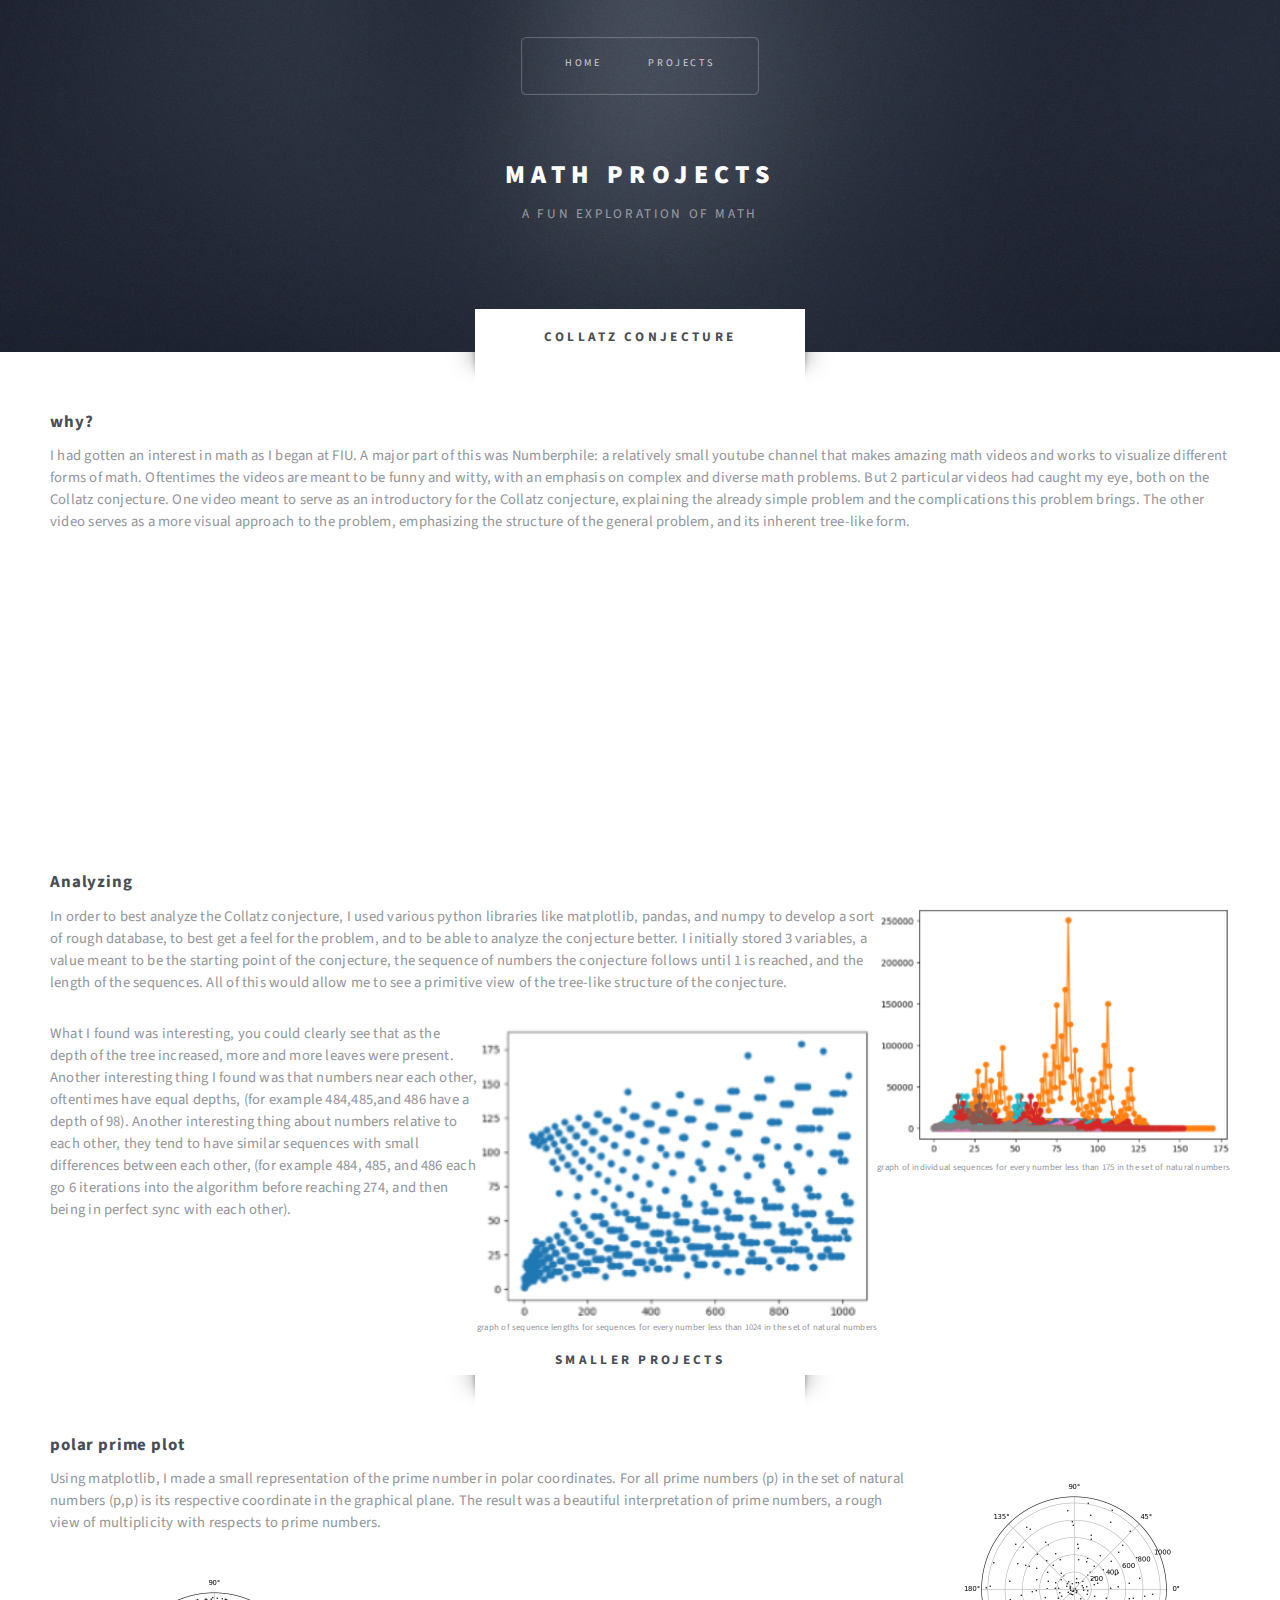
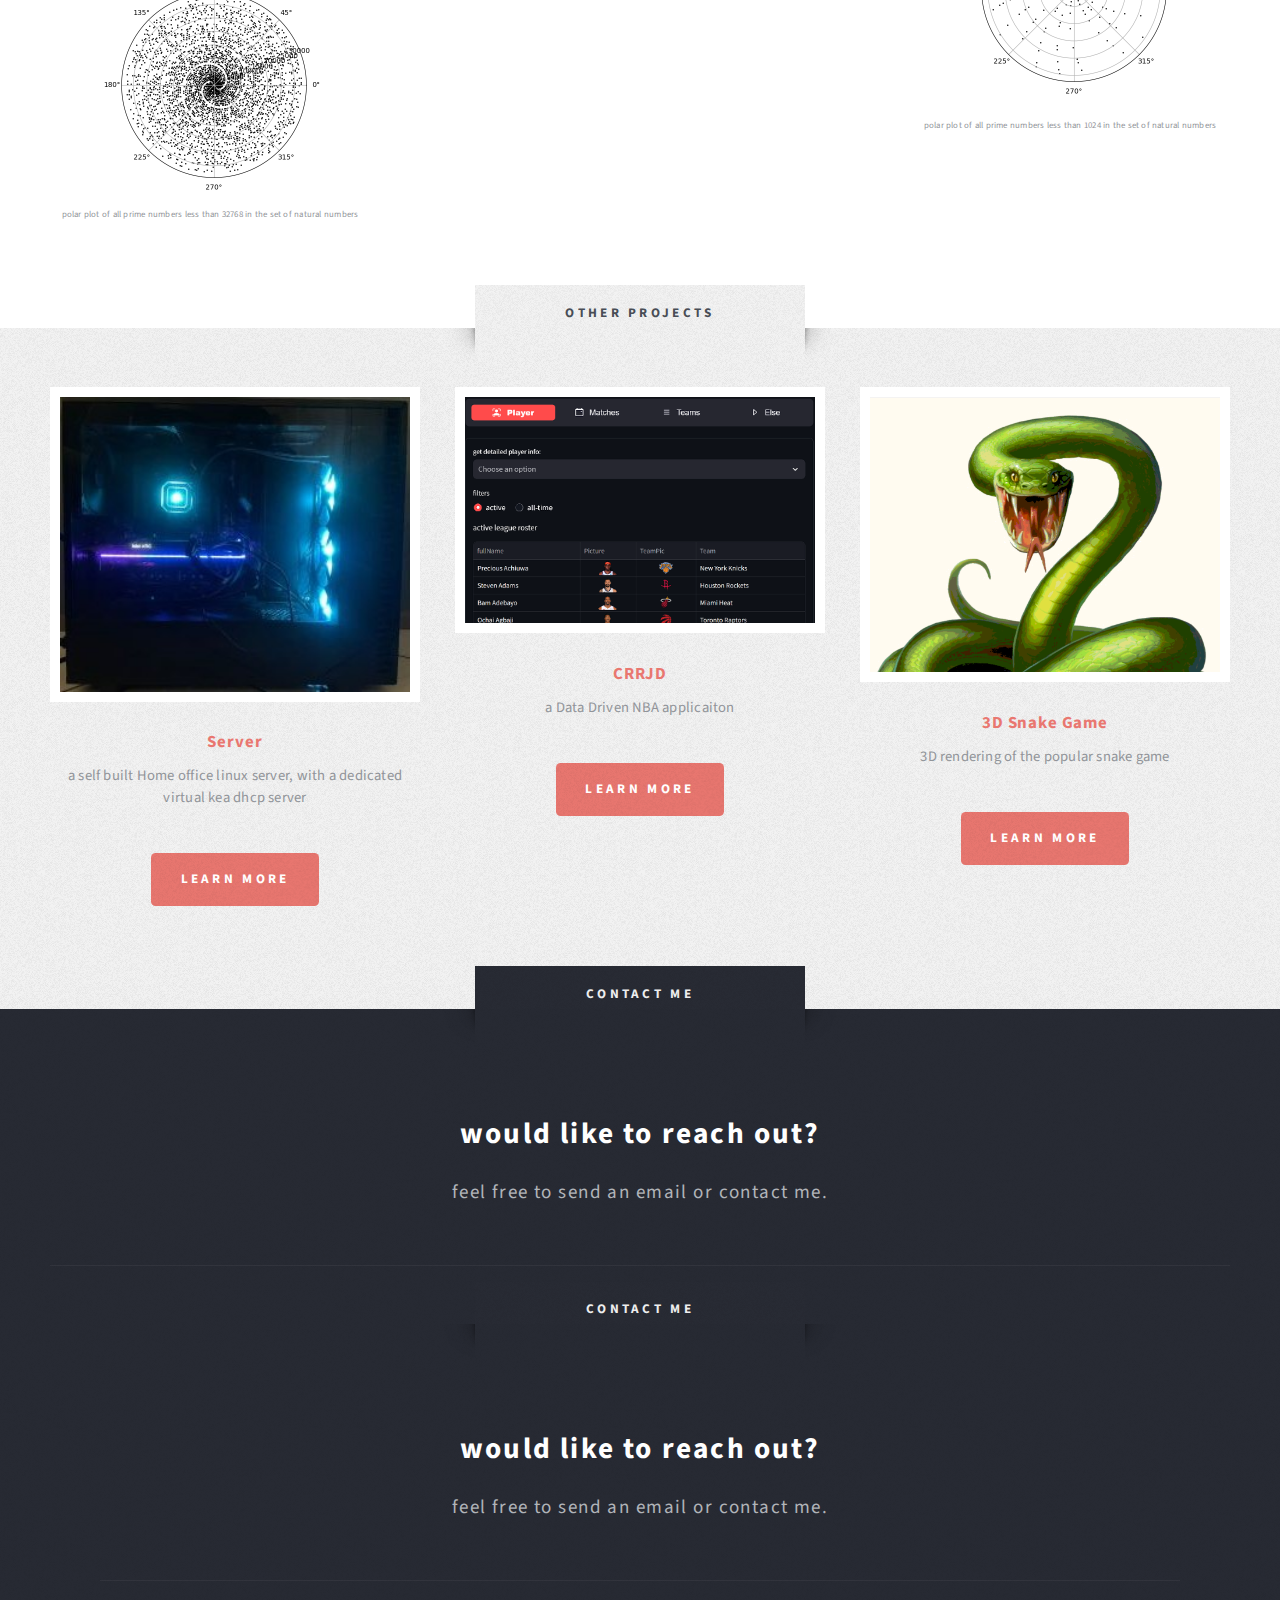
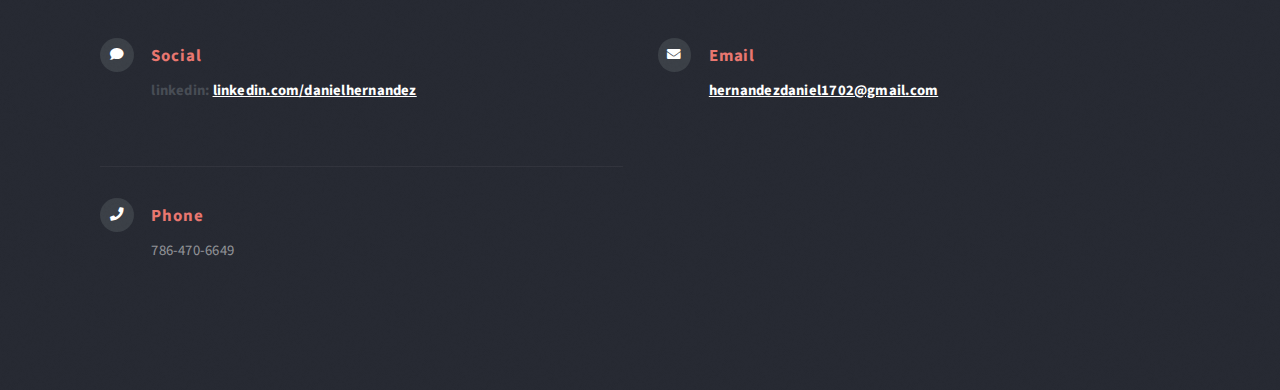
<file: project_math.html>
<!DOCTYPE HTML>
<!--
	Escape Velocity by HTML5 UP
	html5up.net | @ajlkn
	Free for personal and commercial use under the CCA 3.0 license (html5up.net/license)
-->
<html>
	<head>
		<title>math Projects</title>
		<meta charset="utf-8" />
		<meta name="viewport" content="width=device-width, initial-scale=1, user-scalable=no" />
		<link rel="stylesheet" href="assets/css/main.css" />
	</head>
	<body class="no-sidebar is-preload">
		<div id="page-wrapper">

			<!-- Header -->
            <section id="header" class="wrapper">

                <!-- Logo -->
                    <div id="logo">
                        <h1><a href="project_math.html">Math Projects</a></h1>
                        <p>a fun exploration of math</p>
                    </div>

                <!-- Nav -->
                    <nav id="nav">
                        <ul>
                            <li class="current"><a href="index.html">Home</a></li>
                            <li>
                                <a href="project.html">Projects</a>
                                <ul id="nav">
                                    <li class="link"><a href="Server.html">Server</a></li>
                                    <li class="link current"><a href="project_math.html">Math Projects</a></li>
                                    <li class="link"><a href="CRRJD.html">CRRJD</a></li>
									<li class="link"><a href="SnakeGame.html">3D snake game</a></li>
								</ul>
                            </li>
                        </ul>
                    </nav>

            </section>

			<!-- Main -->
				<div id="main" class="wrapper style2">
					<div class="title">collatz conjecture</div>
					<div class="container">
						<!-- Content -->
							<div id="content">
								<article class="box post">
									<section>
										<h2>why?</h2>
										<p class="style1">I had gotten an interest in math as I began at FIU. A major part of this was Numberphile: a relatively small youtube channel that makes amazing math videos and works to visualize different forms of math. Oftentimes the videos are meant to be funny and witty, with an emphasis on complex and diverse math problems. But 2 particular videos had caught my eye, both on the Collatz conjecture. One video meant to serve as an introductory for the Collatz conjecture,  explaining the already simple problem and the complications this problem brings. The other video serves as a more visual approach to the problem, emphasizing the structure of the general problem, and its inherent tree-like form.</p>
									</section>
									<div class="video">
										<iframe allowfullscreen="true" height="250"width="500"src="https://www.youtube.com/embed/5mFpVDpKX70"></iframe>
										<!-- &nbsp;&nbsp;&nbsp;&nbsp;&nbsp; -->
										<iframe allowfullscreen="true" height="250"width="500"src="https://www.youtube.com/embed/LqKpkdRRLZw" frameborder="0"></iframe>
									</div>
									<br>
									<br>
									<div class="Analyzing">
										<h2>Analyzing</h2>
										<div id="image" class="image">
											<img src="images/collatz.png" alt="" />
											<figcaption>graph of individual sequences for every number less than 175 in the set of natural numbers</figcaption>
										</div>
										<p>In order to best analyze the Collatz conjecture, I used various python libraries like matplotlib, pandas, and numpy to develop a sort of rough database, to best get a feel for the problem, and to be able to analyze the conjecture better. I initially stored 3 variables, a value meant to be the starting point of the conjecture, the sequence of numbers the conjecture follows until 1 is reached, and the length of the sequences. All of this would allow me to see a primitive view of the tree-like structure of the conjecture. </p>
										<div id="image" class="image">
											<img src="images/collatz_1.png" alt="" />
											<figcaption>graph of sequence lengths for sequences for every number less than 1024 in the set of natural numbers</figcaption>
										</div>
										<p>What I found was interesting, you could clearly see that as the depth of the tree increased, more and more leaves were present. Another interesting thing I found was that numbers near each other, oftentimes have equal depths, (for example 484,485,and 486 have a depth of 98). Another interesting thing about numbers relative to each other, they tend to have similar sequences with small differences between each other, (for example 484, 485, and 486 each go 6 iterations into the algorithm before reaching 274, and then being in perfect sync with each other).</p>
										<br>
									</div>
								</article>
							</div>
					</div>
				</div>
                <div id="main" class="wrapper style2">
					<div class="title">Smaller Projects</div>
					<div class="container">
						<!-- Content -->
							<div id="content">
								<article class="box post">
									<h2>polar prime plot</h2>
									<div id="image" class="polarPrime">
										<img src="images/prime1024.png" alt="" />
										<figcaption>polar plot of all prime numbers less than 1024 in the set of natural numbers</figcaption>
									</div>
									<p>Using matplotlib, I made a small representation of the prime number in polar coordinates. For all prime numbers (p) in the set of natural numbers (p,p) is its respective coordinate in the graphical plane. The result was a beautiful interpretation of prime numbers, a rough view of multiplicity with respects to prime numbers.</p>
									<div class ="image">
										<img src="images/prime32768.png" alt="" />
										<figcaption>polar plot of all prime numbers less than 32768 in the set of natural numbers</figcaption>
									</div>
								</article>
							</div>
					</div>
				</div>

			<!-- Highlights -->
				<section id="highlights" class="wrapper style3">
					<div class="title">Other Projects</div>
					<div class="container">
						<div class="row aln-center">
							<div class="col-4 col-12-medium">
								<section class="highlight">
									<a href="#" class="image featured"><img src="images/server.jpg" alt="" /></a>
									<h3><a href="Server.html">Server</a></h3>
									<p>a self built Home office linux server, with a dedicated virtual kea dhcp server</p>
									<ul class="actions">
										<li><a href="#" class="button style1">Learn More</a></li>
									</ul>
								</section>
							</div>
							<div class="col-4 col-12-medium">
								<section class="highlight">
									<a href="CRRJD.html" class="image featured"><img src="images/CRRJD.png" alt="" /></a>
									<h3><a href="CRRJD.html">CRRJD</a></h3>
									<p>a Data Driven NBA applicaiton</p>
									<ul class="actions">
										<li><a href="CRRJD.html" class="button style1">Learn More</a></li>
									</ul>
								</section>
							</div>
							<div class="col-4 col-12-medium">
								<section class="highlight">
									<a href="SnakeGame.html" class="image featured"><img src="images/snake.png" alt="" /></a>
									<h3><a href="SnakeGame.html">3D Snake Game</a></h3>
									<p>3D rendering of the popular snake game</p>
									<ul class="actions">
										<li><a href="SnakeGame.html" class="button style1">Learn More</a></li>
									</ul>
								</section>
							</div>
						</div>
					</div>
				</section>

			<!-- Footer -->
			<section id="footer" class="wrapper">
				<div class="title">Contact me</div>
				<div class="container">
					<header class="style1">
						<h2>would like to reach out?</h2>
						<p>
							feel free to send an email or contact me.
						</p>
					</header>
				
						<div class="col-6 col-12-medium">

							<!-- Contact -->
							<section id="footer" class="wrapper">
								<div class="title">Contact me</div>
								<div class="container">
									<header class="style1">
										<h2>would like to reach out?</h2>
										<p>
											feel free to send an email or contact me.
										</p>
									</header>
								
										<div class="col-6 col-12-medium">
			
											<!-- Contact -->
											<section class="feature-list small">
												<div class="row">
													<!-- <div class="col-6 col-12-small">
													</div> -->
													<div class="col-6 col-12-small">
														<section>
															<h3 class="icon solid fa-comment">Social</h3>
															<p>
																<label id="label" for="linkedin">linkedin: <a id="https://www.linkedin.com/daniel-hernandez-10203b24a">linkedin.com/danielhernandez</a></label><br />
															</p>
														</section>
													</div>
													<div class="col-6 col-12-small">
														<section>
															<h3 class="icon solid fa-envelope">Email</h3>
															<p>
																<label id="label" for="Email"><a id="Email"href="mailto: hernandezdaniel1702@gmail.com">hernandezdaniel1702@gmail.com</a></label>
															</p>
														</section>
													</div>
													<div class="col-6 col-12-small">
														<section>
															<h3 class="icon solid fa-phone">Phone</h3>
															<p>
																786-470-6649
															</p>
														</section>
													</div>
												</div>
											</section>
						</div>
					</div>
					<br>
				</div>
			</section>

		</div>

		<!-- Scripts -->
			<script src="assets/js/jquery.min.js"></script>
			<script src="assets/js/jquery.dropotron.min.js"></script>
			<script src="assets/js/browser.min.js"></script>
			<script src="assets/js/breakpoints.min.js"></script>
			<script src="assets/js/util.js"></script>
			<script src="assets/js/main.js"></script>

	</body>
</html>
</file>
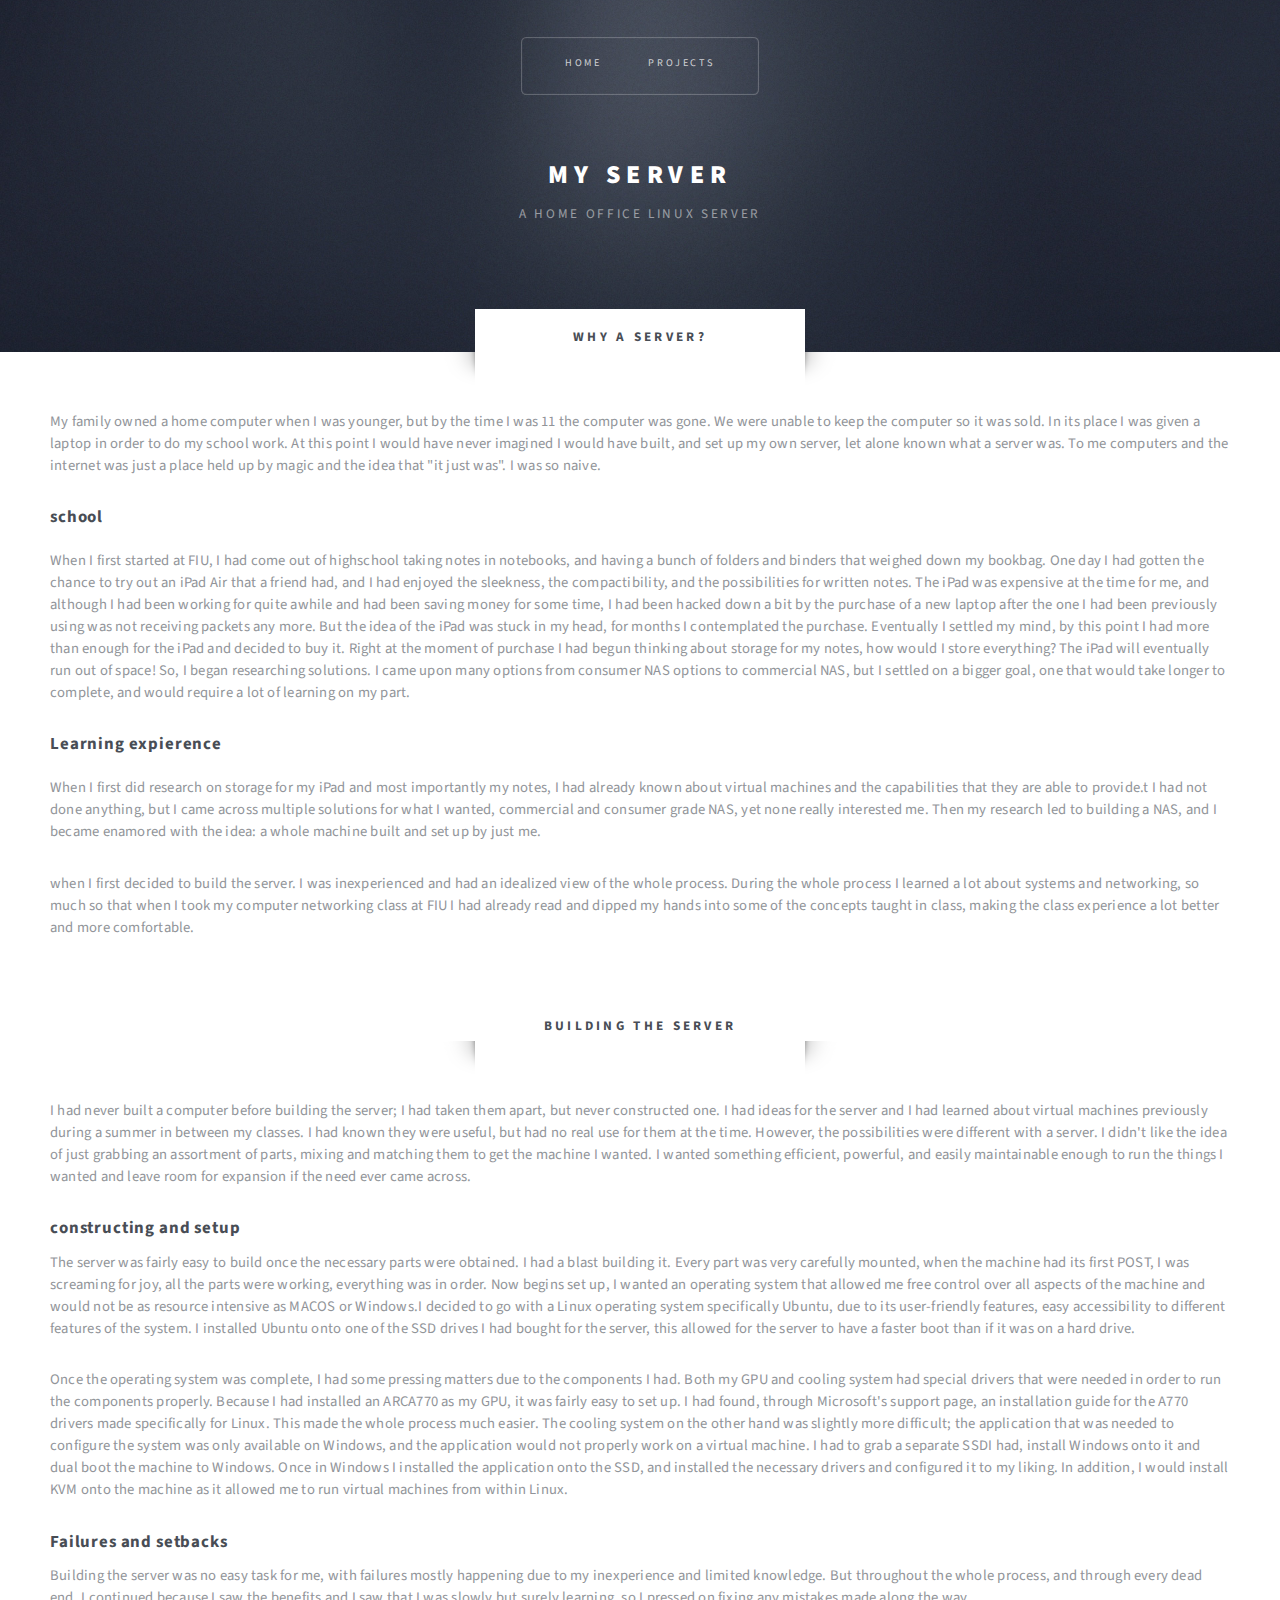
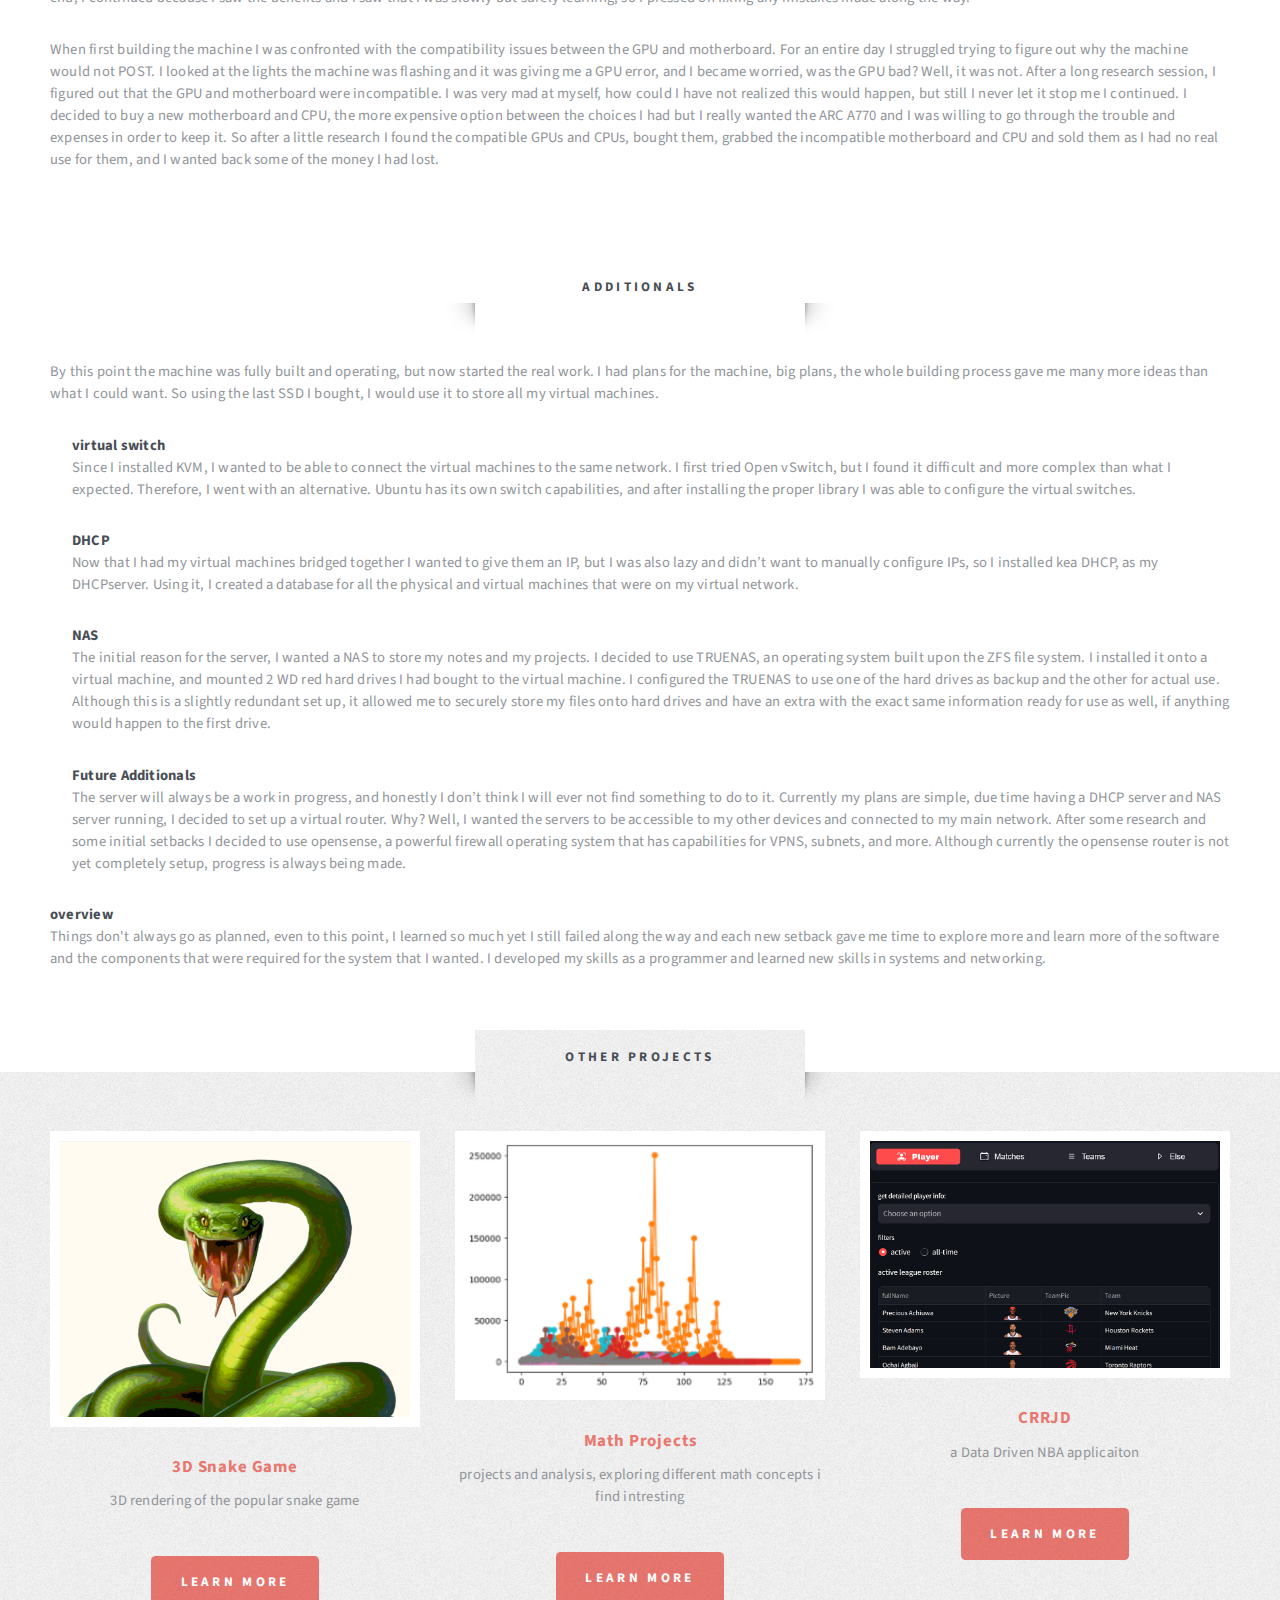
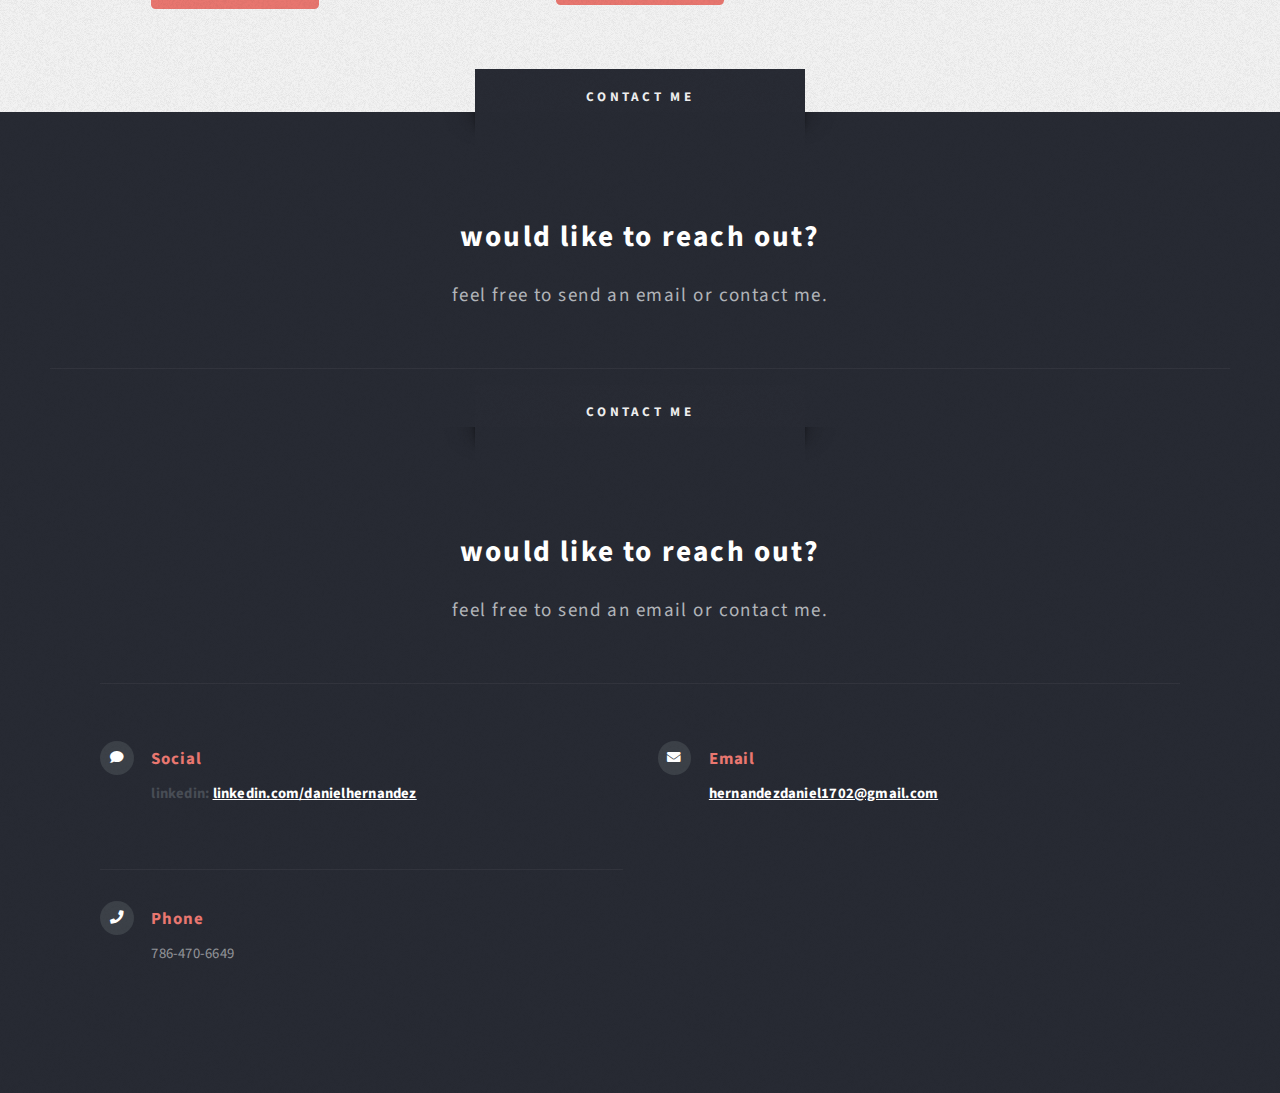
<file: Server.html>
<!DOCTYPE HTML>
<html>
	<head>
		<title>Server</title>
		<meta charset="utf-8" />
		<meta name="viewport" content="width=device-width, initial-scale=1, user-scalable=no" />
		<link rel="stylesheet" href="assets/css/main.css" />
	</head>
	<body class="right-sidebar is-preload">
		<div id="page-wrapper">
            <!-- Header -->
			<section id="header" class="wrapper">
                <!-- Logo -->
                <div id="logo">
                    <h1><a href="Server.html">My Server</a></h1>
                    <p>a Home office linux server</p>
                </div>

                <!-- Nav -->
                <nav id="nav">
                    <ul>
                        <li><a href="index.html">Home</a></li>
                        <li class="current">
                            <a href="project.html">Projects</a>
                            <ul id="nav">
                                <li class="current"><a href="Server.html">Server</a></li>
                                <li class="link"><a href="project_math.html">math Projects</a></li>
                                <li class="link"><a href="CRRJD.html">CRRJD</a></li>
                                <li class="link"><a href="SnakeGame.html">3D snake game</a></li>
                            </ul>
                        </li>
                    </ul>
                </nav>
            </section>
            <section id="main" class="wrapper style2">
                <div class="title">why a server?</div>
                <div class="container">
                    <article class="box post">
                        <p>My family owned a home computer when I was younger, but by the time I was 11 the computer was gone. We were unable to keep the computer so it was sold. In its place I was given a laptop in order to do my school work. At this point I would have never imagined I would have built, and set up my own server, let alone known what a server was. To me computers and the internet was just a place held up by magic and the idea that "it just was". I was so naive.</p>
                        <header class="style2">
                            <h2>school</h2>
                        </header>
                        <p>
                            When I first started at FIU, I had come out of highschool taking notes in notebooks, and having a bunch of folders and binders that weighed down my bookbag. One day I had gotten the chance to try out an iPad Air that a friend had, and I had enjoyed the sleekness, the compactibility, and the possibilities for written notes. The iPad was expensive at the time for me, and although I had been working for quite awhile and had been saving money for some time, I had been hacked down a bit by the purchase of a new laptop after the one I had been previously using was not receiving packets any more. But the idea of the iPad was stuck in my head, for months I contemplated the purchase. Eventually I settled my mind, by this point I had more than enough for the iPad and decided to buy it. Right at the moment of purchase I had begun thinking about storage for my notes, how would I store everything? The iPad will eventually run out of space! So, I began researching solutions. I came upon many options from consumer NAS options to commercial NAS, but I settled on a bigger goal, one that would take longer to complete, and would require a lot of learning on my part. 
                        </p>
                        <header class="style2">
                            <h2>Learning expierence</h2>
                        </header>
                        <p>When I first did research on storage for my iPad and most importantly my notes, I had already known about virtual machines and the capabilities that they are able to provide.t I had not done anything, but I came across multiple solutions for what I wanted, commercial and consumer grade NAS, yet none really interested me. Then my research led to building a NAS, and I became enamored with the idea: a whole machine built and set up by just me.</p>
                        <p>when I first decided to build the server. I was inexperienced and had an idealized view of the whole process. During the whole process I learned a lot about systems and networking, so much so that when I took my computer networking class at FIU I had already read and dipped my hands into some of the concepts taught in class, making the class experience a lot better and more comfortable.</p>      
                    </article>
                </div>
            </section>
            <section id="main" class="wrapper style2">
                <div class="title">building the server</div>
                <div class="container">
                    <div class="row gtr-150">
                        <div>
                            <div id="content">
                                <article class="box post">
                                    <p>I had never built a computer before building the server; I had taken them apart, but never constructed one. I had ideas for the server and I had learned about virtual machines previously during a summer in between my classes. I had known they were useful, but had no real use for them at the time. However, the possibilities were different with a server. I didn't like the idea of just grabbing an assortment of parts, mixing and matching them to get the machine I wanted. I wanted something efficient, powerful, and easily maintainable enough to run the things I wanted and leave room for expansion if the need ever came across.</p>
                                    <header>
                                        <h2>constructing and setup</h2>
                                        <p>The server was fairly easy to build once the necessary parts were obtained. I had a blast building it. Every part was very carefully mounted, when the machine had its first POST, I was screaming for joy, all the parts were working, everything was in order. Now begins set up, I wanted an operating system that allowed me free control over all aspects of the machine and would not be as resource intensive as MACOS or Windows.I decided to go with a Linux operating system specifically Ubuntu, due to its user-friendly features, easy accessibility to different features of the system. I installed Ubuntu onto one of the SSD drives I had bought for the server, this allowed for the server to have a faster boot than if it was on a hard drive.</p>
                                        <p>Once the operating system was complete, I had some pressing matters due to the components I had. Both my GPU and cooling system had special drivers that were needed in order to run the components properly. Because I had installed an ARCA770 as my GPU, it was fairly easy to set up. I had found, through Microsoft's support page, an installation guide for the A770 drivers made specifically for Linux. This made the whole process much easier. The cooling system on the other hand was slightly more difficult; the application that was needed to configure the system was only available on Windows, and the application would not properly work on a virtual machine. I had to grab a separate SSDI had, install Windows onto it and dual boot the machine to Windows. Once in Windows I installed the application onto the SSD, and installed the necessary drivers and configured it to my liking. In addition, I would install KVM onto the machine as it allowed me to run virtual machines from within Linux.</p>
                                        <h2>Failures and setbacks</h2>
                                        <p>Building the server was no easy task for me, with failures mostly happening due to my inexperience and limited knowledge. But throughout the whole process, and through every dead end, I continued because I saw the benefits and I saw that I was slowly but surely learning, so I pressed on fixing any mistakes made along the way.</p>
                                        <p>When first building the machine I was confronted with the compatibility issues between the GPU and motherboard. For an entire day I struggled trying to figure out why the machine would not POST. I looked at the lights the machine was flashing and it was giving me a GPU error, and I became worried, was the GPU bad? Well, it was not. After a long research session, I figured out that the GPU and motherboard were incompatible. I was very mad at myself, how could I have not realized this would happen, but still I never let it stop me I continued. I decided to buy a new motherboard and CPU, the more expensive option between the choices I had but I really wanted the ARC A770 and I was willing to go through the trouble and expenses in order to keep it. So after a little research I found the compatible GPUs and CPUs, bought them, grabbed the incompatible motherboard and CPU and sold them as I had no real use for them, and I wanted back some of the money I had lost.</p>
                                    </header>
                                </article>
                            </div>
                        </div>
                    </div>
                </div>
            </section>
            <section id="main" class = "wrapper style2">
                <div class="title"> Additionals</div>
                <div class="container">
                    <div class="content">
                        <article class="bost post">
                            <p>By this point the machine was fully built and operating, but now started the real work. I had plans for the machine, big plans, the whole building process gave me many more ideas than what I could want. So using the last SSD I bought, I would use it to store all my virtual machines.</p>
                            <ul id="textList">
                                <li>
                                    <h3>virtual switch</h3>
                                    <p>Since I installed KVM, I wanted to be able to connect the virtual machines to the same network. I first tried Open vSwitch, but I found it difficult and more complex than what I expected. Therefore, I went with an alternative. Ubuntu has its own switch capabilities, and after installing the proper library I was able to configure the virtual switches.</p>
                                </li>
                                <li>
                                    <h3>DHCP</h3>
                                    <p>Now that I had my virtual machines bridged together I wanted to give them an IP, but I was also lazy and didn’t want to manually configure IPs, so I installed kea DHCP, as my DHCPserver. Using it, I created a database for all the physical and virtual machines that were on my virtual network.</p>
                                </li>
                                <li>
                                    <h3>NAS</h3>
                                    <p>The initial reason for the server, I wanted a NAS to store my notes and my projects. I decided to use TRUENAS, an operating system built upon the ZFS file system. I installed it onto a virtual machine, and mounted 2 WD red hard drives I had bought to the virtual machine. I configured the TRUENAS to use one of the hard drives as backup and the other for actual use. Although this is a slightly redundant set up, it allowed me to securely store my files onto hard drives and have an extra with the exact same information ready for use as well, if anything would happen to the first drive.</p>
                                </li>
                                <li>
                                    <h3>Future Additionals</h3>
                                    <p>The server will always be a work in progress, and honestly I don’t think I will ever not find something to do to it. Currently my plans are simple, due time having a DHCP server and NAS server running, I decided to set up a virtual router. Why? Well, I wanted the servers to be accessible to my other devices and connected to my main network. After some research and some initial setbacks I decided to use opensense, a powerful firewall operating system that has capabilities for VPNS, subnets, and more. Although currently the opensense router is not yet completely setup, progress is always being made.</p>
                                </li>
                            </ul>
                            <h2>overview</h2>
                            <p>Things don't always go as planned, even to this point, I learned so much yet I still failed along the way and each new setback gave me time to explore more and learn more of the software and the components that were required for the system that I wanted. I developed my skills as a programmer and learned new skills in systems and networking.</p>
                        </article>
                    </div>
                </div>
            </section>
            <section id="highlights" class="wrapper style3">
                <div class="title">Other Projects</div>
                <div class="container">
                    <div class="row aln-center">
                        <div class="col-4 col-12-medium">
							<section class="highlight">
								<a href="SnakeGame.html" class="image featured"><img src="images/snake.png" alt="" /></a>
								<h3><a href="SnakeGame.html">3D Snake Game</a></h3>
								<p>3D rendering of the popular snake game</p>
								<ul class="actions">
									<li><a href="SnakeGame.html" class="button style1">Learn More</a></li>
								</ul>
							</section>
						</div>
                        <div class="col-4 col-12-medium">
							<section class="highlight">
								<a href="#" class="fit image featured"><img src="images/collatz.png" alt="" /></a>
								<h3><a href="#">Math Projects</a></h3>
								<p>projects and analysis, exploring different math concepts i find intresting</p>
								<ul class="actions">
									<li><a href="#" class="button style1">Learn More</a></li>
								</ul>
							</section>
						</div>
                        <div class="col-4 col-12-medium">
							<section class="highlight">
								<a href="CRRJD.html" class="image featured"><img src="images/CRRJD.png" alt="" /></a>
								<h3><a href="CRRJD.html">CRRJD</a></h3>
								<p>a Data Driven NBA applicaiton</p>
								<ul class="actions">
									<li><a href="CRRJD.html" class="button style1">Learn More</a></li>
								</ul>
							</section>
						</div>
                        <!-- <div class="col-4 col-12-medium">
                            <section class="highlight">
                                <a href="#" class="image featured"><img src="images/pic04.jpg" alt="" /></a>
                                <h3><a href="#">Mattis tempus lorem</a></h3>
                                <p>Eget mattis at, laoreet vel amet sed velit aliquam diam ante, dolor aliquet sit amet vulputate mattis amet laoreet lorem.</p>
                                <ul class="actions">
                                    <li><a href="#" class="button style1">Learn More</a></li>
                                </ul>
                            </section>
                        </div> -->
                    </div>
                </div>
            </section>
            <section id="footer" class="wrapper">
                <div class="title">Contact me</div>
                <div class="container">
                    <header class="style1">
                        <h2>would like to reach out?</h2>
                        <p>
                            feel free to send an email or contact me.
                        </p>
                    </header>
                
                        <div class="col-6 col-12-medium">

                            <!-- Contact -->
                            <section id="footer" class="wrapper">
                                <div class="title">Contact me</div>
                                <div class="container">
                                    <header class="style1">
                                        <h2>would like to reach out?</h2>
                                        <p>
                                            feel free to send an email or contact me.
                                        </p>
                                    </header>
                                
                                        <div class="col-6 col-12-medium">
            
                                            <!-- Contact -->
                                            <section class="feature-list small">
                                                <div class="row">
                                                    <!-- <div class="col-6 col-12-small">
                                                    </div> -->
                                                    <div class="col-6 col-12-small">
                                                        <section>
                                                            <h3 class="icon solid fa-comment">Social</h3>
                                                            <p>
                                                                <label id="label" for="linkedin">linkedin: <a id="https://www.linkedin.com/in/daniel-hernandez-10203b24a">linkedin.com/danielhernandez</a></label><br />
                                                            </p>
                                                        </section>
                                                    </div>
                                                    <div class="col-6 col-12-small">
                                                        <section>
                                                            <h3 class="icon solid fa-envelope">Email</h3>
                                                            <p>
                                                                <label id="label" for="Email"><a id="Email"href="mailto: hernandezdaniel1702@gmail.com">hernandezdaniel1702@gmail.com</a></label>
                                                            </p>
                                                        </section>
                                                    </div>
                                                    <div class="col-6 col-12-small">
                                                        <section>
                                                            <h3 class="icon solid fa-phone">Phone</h3>
                                                            <p>
                                                                786-470-6649
                                                            </p>
                                                        </section>
                                                    </div>
                                                </div>
                                            </section>
                        </div>
                    </div>
                    <br>
                </div>
            </section>
        </div>
        <!-- Scripts -->
			<script src="assets/js/jquery.min.js"></script>
			<script src="assets/js/jquery.dropotron.min.js"></script>
			<script src="assets/js/browser.min.js"></script>
			<script src="assets/js/breakpoints.min.js"></script>
			<script src="assets/js/util.js"></script>
			<script src="assets/js/main.js"></script>
    </body>
</html>
</file>
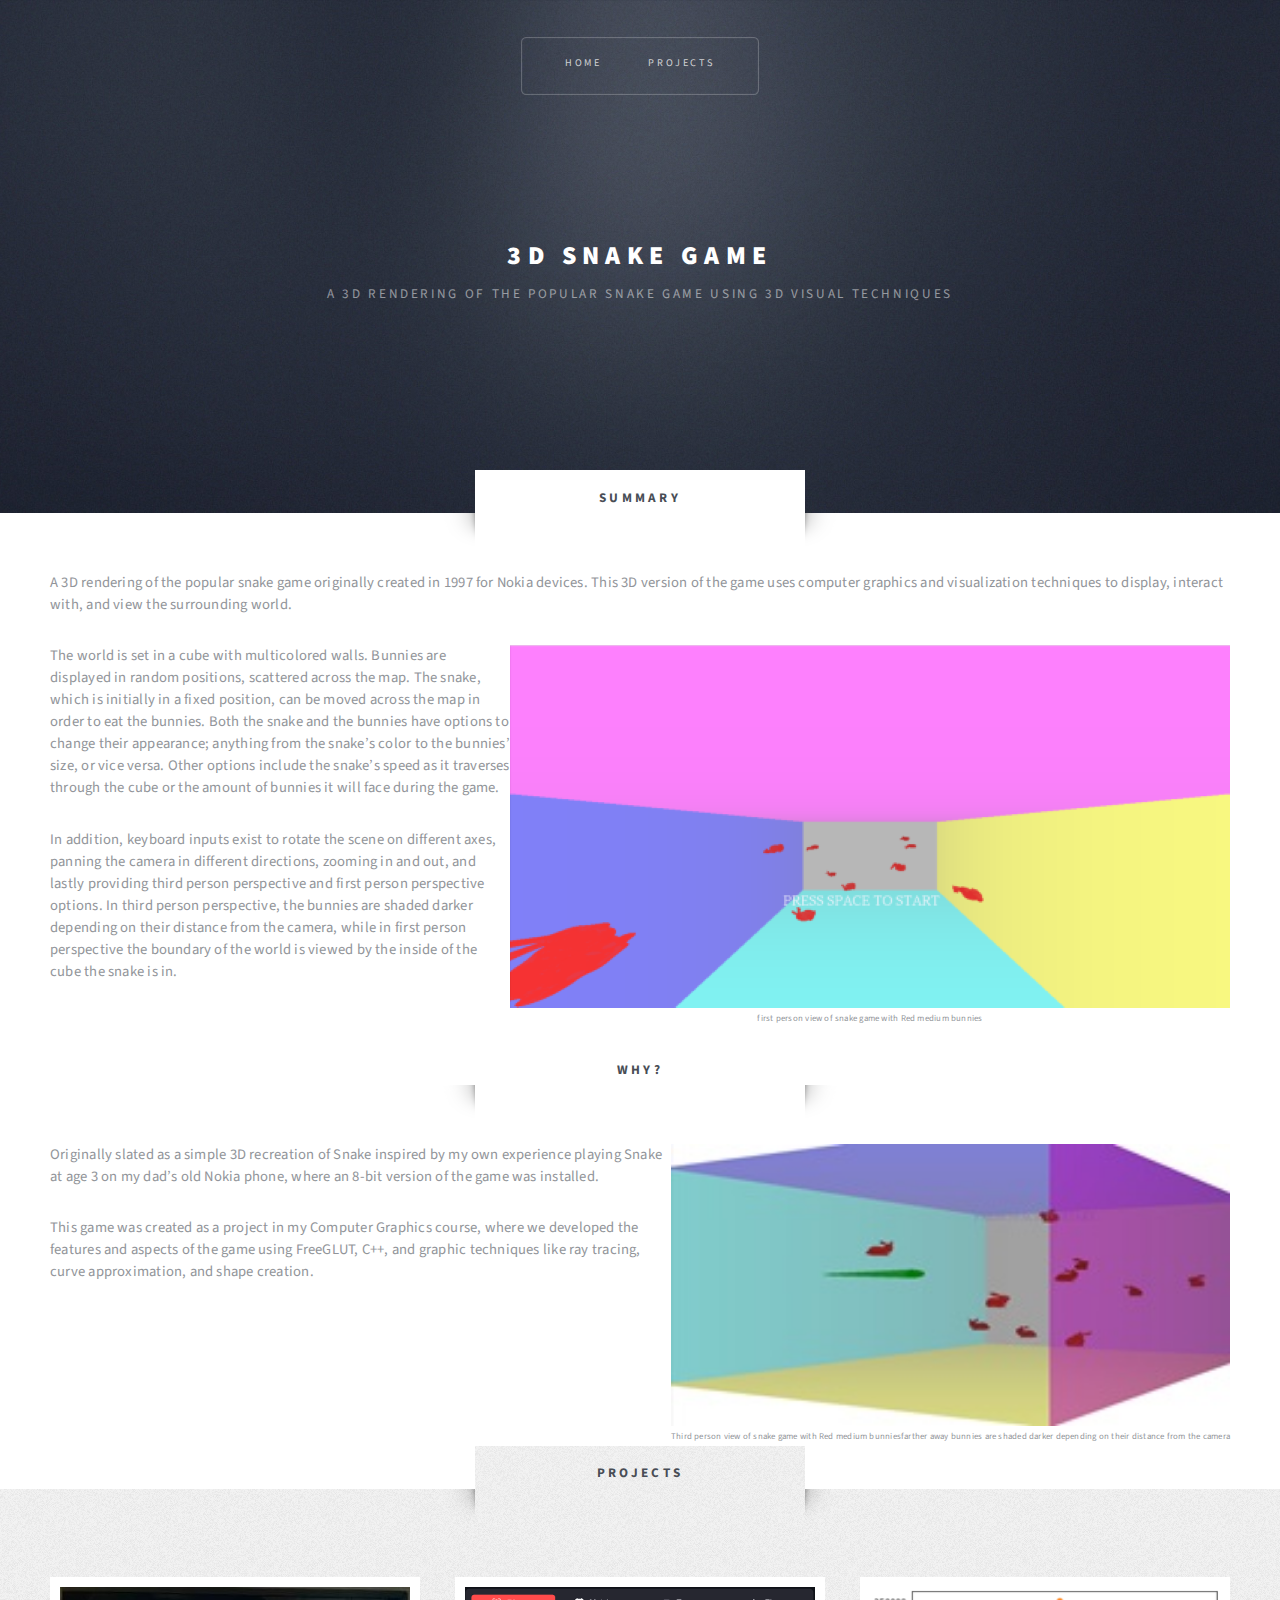
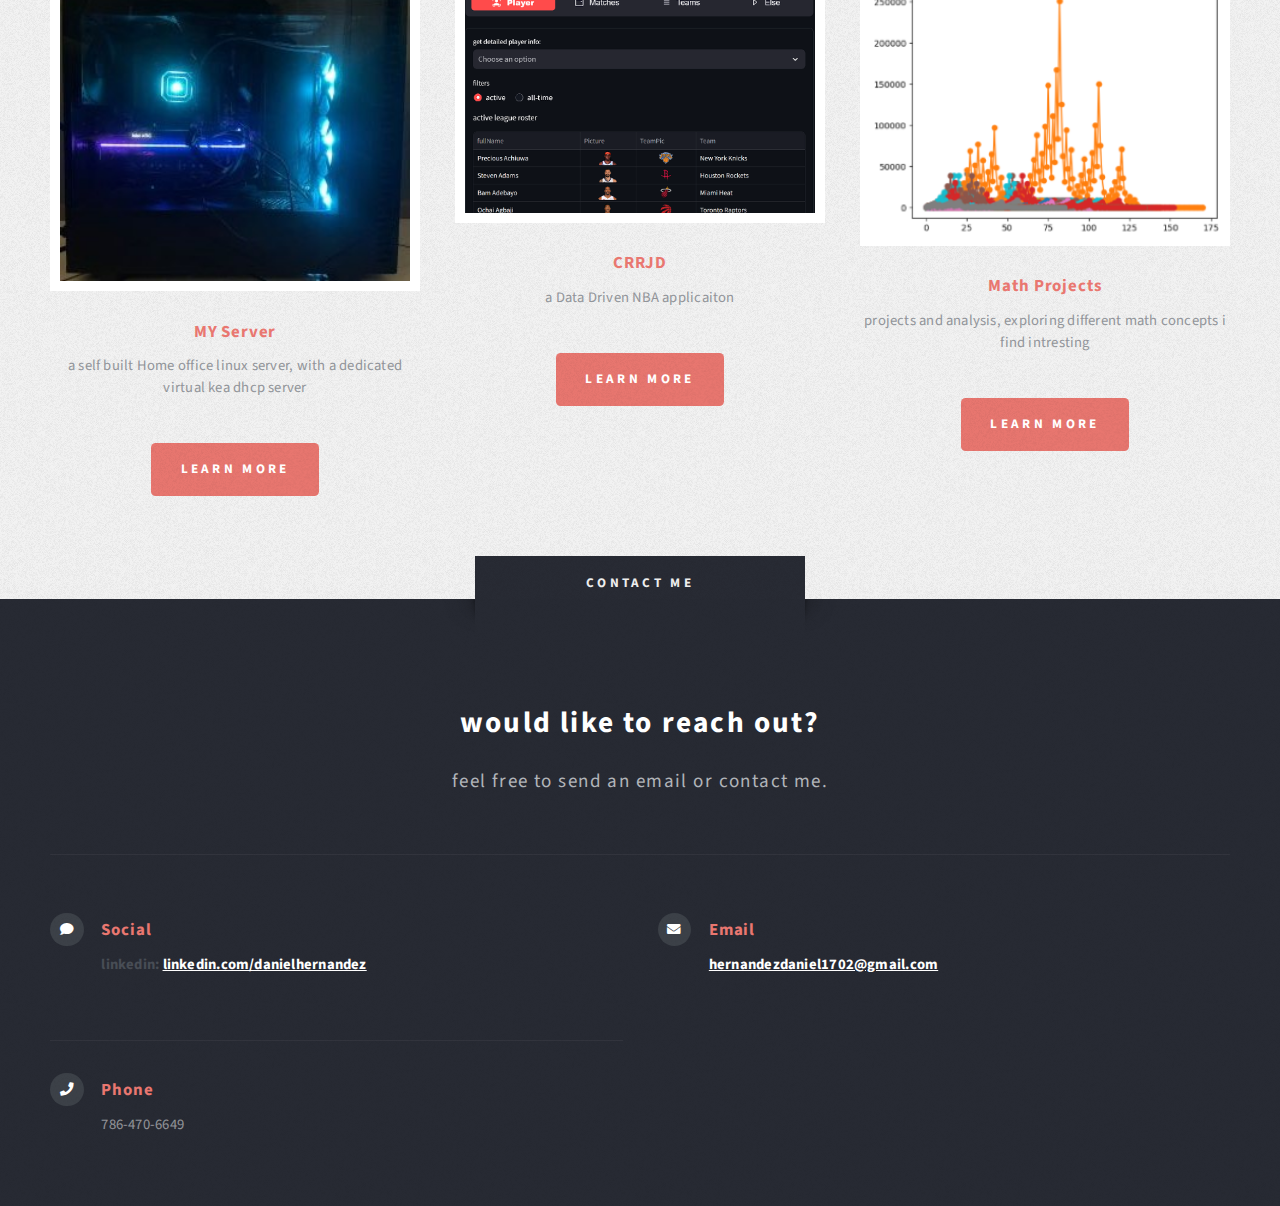
<file: SnakeGame.html>
<!DOCTYPE HTML>
<html>
	<head>
		<title>Daniel Hernandez's portfolio</title>
		<meta charset="utf-8" />
		<meta name="viewport" content="width=device-width, initial-scale=1, user-scalable=no" />
		<link rel="stylesheet" href="assets/css/main.css" />
	</head>
	<body class="homepage is-preload">
		<div id="page-wrapper">

			<!-- Header -->
				<section id="header" class="wrapper">

					<!-- Logo -->
						<div id="logo">
							<h1><a href="SnakeGame.html">3D Snake Game</a></h1>
							<p>a 3D rendering of the popular snake game using 3D visual techniques</p>
						</div>

					<!-- Nav -->
						<nav id="nav">
							<ul>
								<li class="current"><a href="index.html">Home</a></li>
								<li>
									<a href="project.html">Projects</a>
									<ul id="nav">
										<li class="link"><a href="Server.html">Server</a></li>
										<li class="link"><a href="project_math.html">Math Projects</a></li>
										<li class="link"><a href="CRRJD.html">CRRJD</a></li>
                                        <li class="link current"><a href="SnakeGame.html">3D snake game</a></li>
                                    </ul>
								</li>
							</ul>
						</nav>

				</section>

			<section id="main" class="wrapper style2">
				<div class="title">summary</div>
				<div class="container">
					<article class="box post">
						<p class="style1">A 3D rendering of the popular snake game originally created in 1997 for Nokia devices. This 3D version of the game uses computer graphics and visualization techniques to display, interact with, and view the surrounding world.</p>
                        <div id="rightFloat" class="image">
                            <img class="fit"src="images/firstPersonSnake.png" alt="image" />
                            <figcaption>first person view of snake game with Red medium bunnies</figcaption>
                        </div>
                        <p class="style1">The world is set in a cube with multicolored walls. Bunnies are displayed in random positions, scattered across the map. The snake, which is initially in a fixed position, can be moved across the map in order to eat the bunnies. Both the snake and the bunnies have options to change their appearance; anything from the snake’s color to the bunnies’ size, or vice versa. Other options include the snake’s speed as it traverses through the cube or the amount of bunnies it will face during the game.</p>
                        <p class="style1">In addition, keyboard inputs exist to rotate the scene on different axes, panning the camera in different directions, zooming in and out, and lastly providing third person perspective and first person perspective options. In third person perspective, the bunnies are shaded darker depending on their distance from the camera, while in first person perspective the boundary of the world is viewed by the inside of the cube the snake is in.</p>
                    </article>
				</div>
			</section>
			<section id="main" class="wrapper style2">
                <div class="title">why?</div>
                <div class="container">
                    <article class="box post">
                        <div id="rightFloat" class="image">
                            <img class="fit" src="images/thirdPersonSnake.jpg" alt="image" />
                            <figcaption>Third person view of snake game with Red medium bunniesfarther away bunnies are shaded darker depending on their distance from the camera</figcaption>
                        </div>
                        <p>Originally slated as a simple 3D recreation of Snake inspired by my own experience playing Snake at age 3 on my dad’s old Nokia phone, where an 8-bit version of the game was installed.</p>
                        <p>This game was created as a project in my Computer Graphics course, where we developed the features and aspects of the game using FreeGLUT, C++, and graphic techniques like ray tracing, curve approximation, and shape creation.</p>
                    </article>
                    <br>
                    <br>
                </div>
            </section>
			<section id="highlights" class="wrapper style3">
				<div class="title">Projects</div>
				<div class="container">
					<p></p>
					<div class="row aln-center">
						<div class="col-4 col-12-medium">
							<section class="highlight">
								<a href="#" class="fit image featured"><img src="images/server.jpg" alt="" /></a>
								<h3><a href="Server.html">MY Server</a></h3>
								<p>a self built Home office linux server, with a dedicated virtual kea dhcp server</p>
								<ul class="actions">
									<li><a href="Server.html" class="button style1">Learn More</a></li>
								</ul>
							</section>
						</div>
						<div class="col-4 col-12-medium">
							<section class="highlight">
								<a href="CRRJD.html" class="image featured"><img src="images/CRRJD.png" alt="" /></a>
								<h3><a href="CRRJD.html">CRRJD</a></h3>
								<p>a Data Driven NBA applicaiton</p>
								<ul class="actions">
									<li><a href="CRRJD.html" class="button style1">Learn More</a></li>
								</ul>
							</section>
						</div>
						<div class="col-4 col-12-medium">
							<section class="highlight">
								<a href="#" class="fit image featured"><img src="images/collatz.png" alt="" /></a>
								<h3><a href="project_math.html">Math Projects</a></h3>
								<p>projects and analysis, exploring different math concepts i find intresting</p>
								<ul class="actions">
									<li><a href="project_math.html" class="button style1">Learn More</a></li>
								</ul>
							</section>
						</div>
					</div>
				</div>
			</section>

			<!-- Highlights -->

			<!-- Footer -->
				<section id="footer" class="wrapper">
					<div class="title">Contact me</div>
					<div class="container">
						<header class="style1">
							<h2>would like to reach out?</h2>
							<p>
								feel free to send an email or contact me.
							</p>
						</header>
					
							<div class="col-6 col-12-medium">

								<!-- Contact -->
									<section class="feature-list small">
										<div class="row">
											<!-- <div class="col-6 col-12-small">
											</div> -->
											<div class="col-6 col-12-small">
												<section>
													<h3 class="icon solid fa-comment">Social</h3>
													<p>
														<label id="label" for="linkedin">linkedin: <a id="https://www.linkedin.com/in/daniel-hernandez-10203b24a">linkedin.com/danielhernandez</a></label><br />
													</p>
												</section>
											</div>
											<div class="col-6 col-12-small">
												<section>
													<h3 class="icon solid fa-envelope">Email</h3>
													<p>
														<label id="label" for="Email"><a id="Email"href="mailto: hernandezdaniel1702@gmail.com">hernandezdaniel1702@gmail.com</a></label>
													</p>
												</section>
											</div>
											<div class="col-6 col-12-small">
												<section>
													<h3 class="icon solid fa-phone">Phone</h3>
													<p>
														786-470-6649
													</p>
												</section>
											</div>
										</div>
									</section>
							</div>
						</div>
						<br>
					</div>
				</section>
		</div>

		<!-- Scripts -->
			<script src="assets/js/jquery.min.js"></script>
			<script src="assets/js/jquery.dropotron.min.js"></script>
			<script src="assets/js/browser.min.js"></script>
			<script src="assets/js/breakpoints.min.js"></script>
			<script src="assets/js/util.js"></script>
			<script src="assets/js/main.js"></script>

	</body>
</html>
</file>
<file: assets/css/main.css>
@import url("fontawesome-all.min.css");
@import url("https://fonts.googleapis.com/css?family=Source+Sans+Pro:400,400italic,700,900");

/*
	Escape Velocity by HTML5 UP
	html5up.net | @ajlkn
	Free for personal and commercial use under the CCA 3.0 license (html5up.net/license)
*/

html, body, div, span, applet, object,
iframe, h1, h2, h3, h4, h5, h6, p, blockquote,
pre, a, abbr, acronym, address, big, cite,
code, del, dfn, em, img, ins, kbd, q, s, samp,
small, strike, strong, sub, sup, tt, var, b,
u, i, center, dl, dt, dd, ol, ul, li, fieldset,
form, label, legend, table, caption, tbody,
tfoot, thead, tr, th, td, article, aside,
canvas, details, embed, figure, figcaption,
footer, header, hgroup, menu, nav, output, ruby,
section, summary, time, mark, audio, video {
	margin: 0;
	padding: 0;
	border: 0;
	font-size: 100%;
	font: inherit;
	vertical-align: baseline;}

article, aside, details, figcaption, figure,
footer, header, hgroup, menu, nav, section {
	display: block;}

body {
	line-height: 1;
}

ol, ul {
	list-style: none;
}

blockquote, q {
	quotes: none;
}

	blockquote:before, blockquote:after, q:before, q:after {
		content: '';
		content: none;
	}

table {
	border-collapse: collapse;
	border-spacing: 0;
}

body {
	-webkit-text-size-adjust: none;
}

mark {
	background-color: transparent;
	color: inherit;
}

input::-moz-focus-inner {
	border: 0;
	padding: 0;
}

input, select, textarea {
	-moz-appearance: none;
	-webkit-appearance: none;
	-ms-appearance: none;
	appearance: none;
}

/* Basic */

	@-ms-viewport {
		width: device-width;
	}

	html {
		box-sizing: border-box;
	}

	*, *:before, *:after {
		box-sizing: inherit;
	}

	body.is-preload *, body.is-preload *:before, body.is-preload *:after {
		-moz-animation: none !important;
		-webkit-animation: none !important;
		-ms-animation: none !important;
		animation: none !important;
		-moz-transition: none !important;
		-webkit-transition: none !important;
		-ms-transition: none !important;
		transition: none !important;
	}

	body, input, textarea, select {
		font-family: 'Source Sans Pro', sans-serif;
		font-weight: 400;
		color: #919499;
		font-size: 14pt;
		line-height: 1.75em;
		letter-spacing: 0.025em;
	}

	h1, h2, h3, h4, h5, h6 {
		font-weight: 700;
		color: #484d55;
	}

		h1 a, h2 a, h3 a, h4 a, h5 a, h6 a {
			color: inherit;
			text-decoration: none;
		}

	a {
		-moz-transition: color .25s ease-in-out;
		-webkit-transition: color .25s ease-in-out;
		-ms-transition: color .25s ease-in-out;
		transition: color .25s ease-in-out;
		text-decoration: underline;
		color: #717479;
	}

		a:hover {
			text-decoration: none;
		}

	strong, b {
		font-weight: 700;
		color: #484d55;
	}

	blockquote {
		border-left: solid 0.5em #ddd;
		padding: 1em 0 1em 2em;
		font-style: italic;
	}

	em, i {
		font-style: italic;
	}

	hr {
		border: 0;
		border-top: solid 1px #ddd;
		margin: 2em 0 2em 0;
	}

	sub {
		position: relative;
		top: 0.5em;
		font-size: 0.8em;
	}

	sup {
		position: relative;
		top: -0.5em;
		font-size: 0.8em;
	}

	.nobr {
		white-space: nowrap;
	}

	br.clear {
		clear: both;
	}

	p, ul, ol, dl, table, blockquote, form {
		margin-bottom: 2em;
	}

/* Container */

	.container {
		margin: 0 auto;
		max-width: 100%;
		width: 68em;
	}

		@media screen and (max-width: 1680px) {

			.container {
				width: 70em;
			}

		}

		@media screen and (max-width: 1280px) {

			.container {
				width: calc(100% - 100px);
			}

		}

		@media screen and (max-width: 980px) {

			.container {
				width: calc(100% - 100px);
			}

		}

		@media screen and (max-width: 736px) {

			.container {
				width: calc(100% - 40px);
			}

		}

/* Row */

	.row {
		display: flex;
		flex-wrap: wrap;
		box-sizing: border-box;
		align-items: stretch;
	}

		.row > * {
			box-sizing: border-box;
		}

		.row.gtr-uniform > * > :last-child {
			margin-bottom: 0;
		}

		.row.aln-left {
			justify-content: flex-start;
		}

		.row.aln-center {
			justify-content: center;
		}

		.row.aln-right {
			justify-content: flex-end;
		}

		.row.aln-top {
			align-items: flex-start;
		}

		.row.aln-middle {
			align-items: center;
		}

		.row.aln-bottom {
			align-items: flex-end;
		}

		.row > .imp {
			order: -1;
		}

		.row > .col-1 {
			width: 8.33333%;
		}

		.row > .off-1 {
			margin-left: 8.33333%;
		}

		.row > .col-2 {
			width: 16.66667%;
		}

		.row > .off-2 {
			margin-left: 16.66667%;
		}

		.row > .col-3 {
			width: 25%;
		}

		.row > .off-3 {
			margin-left: 25%;
		}

		.row > .col-4 {
			width: 33.33333%;
		}

		.row > .off-4 {
			margin-left: 33.33333%;
		}

		.row > .col-5 {
			width: 41.66667%;
		}

		.row > .off-5 {
			margin-left: 41.66667%;
		}

		.row > .col-6 {
			width: 50%;
		}

		.row > .off-6 {
			margin-left: 50%;
		}

		.row > .col-7 {
			width: 58.33333%;
		}

		.row > .off-7 {
			margin-left: 58.33333%;
		}

		.row > .col-8 {
			width: 66.66667%;
		}

		.row > .off-8 {
			margin-left: 66.66667%;
		}

		.row > .col-9 {
			width: 75%;
		}

		.row > .off-9 {
			margin-left: 75%;
		}

		.row > .col-10 {
			width: 83.33333%;
		}

		.row > .off-10 {
			margin-left: 83.33333%;
		}

		.row > .col-11 {
			width: 91.66667%;
		}

		.row > .off-11 {
			margin-left: 91.66667%;
		}

		.row > .col-12 {
			width: 100%;
		}

		.row > .off-12 {
			margin-left: 100%;
		}

		.row.gtr-0 {
			margin-top: 0px;
			margin-left: 0px;
		}

			.row.gtr-0 > * {
				padding: 0px 0 0 0px;
			}

			.row.gtr-0.gtr-uniform {
				margin-top: 0px;
			}

				.row.gtr-0.gtr-uniform > * {
					padding-top: 0px;
				}

		.row.gtr-25 {
			margin-top: -12.5px;
			margin-left: -12.5px;
		}

			.row.gtr-25 > * {
				padding: 12.5px 0 0 12.5px;
			}

			.row.gtr-25.gtr-uniform {
				margin-top: -12.5px;
			}

				.row.gtr-25.gtr-uniform > * {
					padding-top: 12.5px;
				}

		.row.gtr-50 {
			margin-top: -25px;
			margin-left: -25px;
		}

			.row.gtr-50 > * {
				padding: 25px 0 0 25px;
			}

			.row.gtr-50.gtr-uniform {
				margin-top: -25px;
			}

				.row.gtr-50.gtr-uniform > * {
					padding-top: 25px;
				}

		.row {
			margin-top: -50px;
			margin-left: -50px;
		}

			.row > * {
				padding: 50px 0 0 50px;
			}

			.row.gtr-uniform {
				margin-top: -50px;
			}

				.row.gtr-uniform > * {
					padding-top: 50px;
				}

		.row.gtr-150 {
			margin-top: -75px;
			margin-left: -75px;
		}

			.row.gtr-150 > * {
				padding: 75px 0 0 75px;
			}

			.row.gtr-150.gtr-uniform {
				margin-top: -75px;
			}

				.row.gtr-150.gtr-uniform > * {
					padding-top: 75px;
				}

		.row.gtr-200 {
			margin-top: -100px;
			margin-left: -100px;
		}

			.row.gtr-200 > * {
				padding: 100px 0 0 100px;
			}

			.row.gtr-200.gtr-uniform {
				margin-top: -100px;
			}

				.row.gtr-200.gtr-uniform > * {
					padding-top: 100px;
				}

		@media screen and (max-width: 1680px) {

			.row {
				display: flex;
				flex-wrap: wrap;
				box-sizing: border-box;
				align-items: stretch;
			}

				.row > * {
					box-sizing: border-box;
				}

				.row.gtr-uniform > * > :last-child {
					margin-bottom: 0;
				}

				.row.aln-left {
					justify-content: flex-start;
				}

				.row.aln-center {
					justify-content: center;
				}

				.row.aln-right {
					justify-content: flex-end;
				}

				.row.aln-top {
					align-items: flex-start;
				}

				.row.aln-middle {
					align-items: center;
				}

				.row.aln-bottom {
					align-items: flex-end;
				}

				.row > .imp-xlarge {
					order: -1;
				}

				.row > .col-1-xlarge {
					width: 8.33333%;
				}

				.row > .off-1-xlarge {
					margin-left: 8.33333%;
				}

				.row > .col-2-xlarge {
					width: 16.66667%;
				}

				.row > .off-2-xlarge {
					margin-left: 16.66667%;
				}

				.row > .col-3-xlarge {
					width: 25%;
				}

				.row > .off-3-xlarge {
					margin-left: 25%;
				}

				.row > .col-4-xlarge {
					width: 33.33333%;
				}

				.row > .off-4-xlarge {
					margin-left: 33.33333%;
				}

				.row > .col-5-xlarge {
					width: 41.66667%;
				}

				.row > .off-5-xlarge {
					margin-left: 41.66667%;
				}

				.row > .col-6-xlarge {
					width: 50%;
				}

				.row > .off-6-xlarge {
					margin-left: 50%;
				}

				.row > .col-7-xlarge {
					width: 58.33333%;
				}

				.row > .off-7-xlarge {
					margin-left: 58.33333%;
				}

				.row > .col-8-xlarge {
					width: 66.66667%;
				}

				.row > .off-8-xlarge {
					margin-left: 66.66667%;
				}

				.row > .col-9-xlarge {
					width: 75%;
				}

				.row > .off-9-xlarge {
					margin-left: 75%;
				}

				.row > .col-10-xlarge {
					width: 83.33333%;
				}

				.row > .off-10-xlarge {
					margin-left: 83.33333%;
				}

				.row > .col-11-xlarge {
					width: 91.66667%;
				}

				.row > .off-11-xlarge {
					margin-left: 91.66667%;
				}

				.row > .col-12-xlarge {
					width: 100%;
				}

				.row > .off-12-xlarge {
					margin-left: 100%;
				}

				.row.gtr-0 {
					margin-top: 0px;
					margin-left: 0px;
				}

					.row.gtr-0 > * {
						padding: 0px 0 0 0px;
					}

					.row.gtr-0.gtr-uniform {
						margin-top: 0px;
					}

						.row.gtr-0.gtr-uniform > * {
							padding-top: 0px;
						}

				.row.gtr-25 {
					margin-top: -12.5px;
					margin-left: -12.5px;
				}

					.row.gtr-25 > * {
						padding: 12.5px 0 0 12.5px;
					}

					.row.gtr-25.gtr-uniform {
						margin-top: -12.5px;
					}

						.row.gtr-25.gtr-uniform > * {
							padding-top: 12.5px;
						}

				.row.gtr-50 {
					margin-top: -25px;
					margin-left: -25px;
				}

					.row.gtr-50 > * {
						padding: 25px 0 0 25px;
					}

					.row.gtr-50.gtr-uniform {
						margin-top: -25px;
					}

						.row.gtr-50.gtr-uniform > * {
							padding-top: 25px;
						}

				.row {
					margin-top: -50px;
					margin-left: -50px;
				}

					.row > * {
						padding: 50px 0 0 50px;
					}

					.row.gtr-uniform {
						margin-top: -50px;
					}

						.row.gtr-uniform > * {
							padding-top: 50px;
						}

				.row.gtr-150 {
					margin-top: -75px;
					margin-left: -75px;
				}

					.row.gtr-150 > * {
						padding: 75px 0 0 75px;
					}

					.row.gtr-150.gtr-uniform {
						margin-top: -75px;
					}

						.row.gtr-150.gtr-uniform > * {
							padding-top: 75px;
						}

				.row.gtr-200 {
					margin-top: -100px;
					margin-left: -100px;
				}

					.row.gtr-200 > * {
						padding: 100px 0 0 100px;
					}

					.row.gtr-200.gtr-uniform {
						margin-top: -100px;
					}

						.row.gtr-200.gtr-uniform > * {
							padding-top: 100px;
						}

		}

		@media screen and (max-width: 1280px) {

			.row {
				display: flex;
				flex-wrap: wrap;
				box-sizing: border-box;
				align-items: stretch;
			}

				.row > * {
					box-sizing: border-box;
				}

				.row.gtr-uniform > * > :last-child {
					margin-bottom: 0;
				}

				.row.aln-left {
					justify-content: flex-start;
				}

				.row.aln-center {
					justify-content: center;
				}

				.row.aln-right {
					justify-content: flex-end;
				}

				.row.aln-top {
					align-items: flex-start;
				}

				.row.aln-middle {
					align-items: center;
				}

				.row.aln-bottom {
					align-items: flex-end;
				}

				.row > .imp-large {
					order: -1;
				}

				.row > .col-1-large {
					width: 8.33333%;
				}

				.row > .off-1-large {
					margin-left: 8.33333%;
				}

				.row > .col-2-large {
					width: 16.66667%;
				}

				.row > .off-2-large {
					margin-left: 16.66667%;
				}

				.row > .col-3-large {
					width: 25%;
				}

				.row > .off-3-large {
					margin-left: 25%;
				}

				.row > .col-4-large {
					width: 33.33333%;
				}

				.row > .off-4-large {
					margin-left: 33.33333%;
				}

				.row > .col-5-large {
					width: 41.66667%;
				}

				.row > .off-5-large {
					margin-left: 41.66667%;
				}

				.row > .col-6-large {
					width: 50%;
				}

				.row > .off-6-large {
					margin-left: 50%;
				}

				.row > .col-7-large {
					width: 58.33333%;
				}

				.row > .off-7-large {
					margin-left: 58.33333%;
				}

				.row > .col-8-large {
					width: 66.66667%;
				}

				.row > .off-8-large {
					margin-left: 66.66667%;
				}

				.row > .col-9-large {
					width: 75%;
				}

				.row > .off-9-large {
					margin-left: 75%;
				}

				.row > .col-10-large {
					width: 83.33333%;
				}

				.row > .off-10-large {
					margin-left: 83.33333%;
				}

				.row > .col-11-large {
					width: 91.66667%;
				}

				.row > .off-11-large {
					margin-left: 91.66667%;
				}

				.row > .col-12-large {
					width: 100%;
				}

				.row > .off-12-large {
					margin-left: 100%;
				}

				.row.gtr-0 {
					margin-top: 0px;
					margin-left: 0px;
				}

					.row.gtr-0 > * {
						padding: 0px 0 0 0px;
					}

					.row.gtr-0.gtr-uniform {
						margin-top: 0px;
					}

						.row.gtr-0.gtr-uniform > * {
							padding-top: 0px;
						}

				.row.gtr-25 {
					margin-top: -8.75px;
					margin-left: -8.75px;
				}

					.row.gtr-25 > * {
						padding: 8.75px 0 0 8.75px;
					}

					.row.gtr-25.gtr-uniform {
						margin-top: -8.75px;
					}

						.row.gtr-25.gtr-uniform > * {
							padding-top: 8.75px;
						}

				.row.gtr-50 {
					margin-top: -17.5px;
					margin-left: -17.5px;
				}

					.row.gtr-50 > * {
						padding: 17.5px 0 0 17.5px;
					}

					.row.gtr-50.gtr-uniform {
						margin-top: -17.5px;
					}

						.row.gtr-50.gtr-uniform > * {
							padding-top: 17.5px;
						}

				.row {
					margin-top: -35px;
					margin-left: -35px;
				}

					.row > * {
						padding: 35px 0 0 35px;
					}

					.row.gtr-uniform {
						margin-top: -35px;
					}

						.row.gtr-uniform > * {
							padding-top: 35px;
						}

				.row.gtr-150 {
					margin-top: -52.5px;
					margin-left: -52.5px;
				}

					.row.gtr-150 > * {
						padding: 52.5px 0 0 52.5px;
					}

					.row.gtr-150.gtr-uniform {
						margin-top: -52.5px;
					}

						.row.gtr-150.gtr-uniform > * {
							padding-top: 52.5px;
						}

				.row.gtr-200 {
					margin-top: -70px;
					margin-left: -70px;
				}

					.row.gtr-200 > * {
						padding: 70px 0 0 70px;
					}

					.row.gtr-200.gtr-uniform {
						margin-top: -70px;
					}

						.row.gtr-200.gtr-uniform > * {
							padding-top: 70px;
						}

		}

		@media screen and (max-width: 980px) {

			.row {
				display: flex;
				flex-wrap: wrap;
				box-sizing: border-box;
				align-items: stretch;
			}

				.row > * {
					box-sizing: border-box;
				}

				.row.gtr-uniform > * > :last-child {
					margin-bottom: 0;
				}

				.row.aln-left {
					justify-content: flex-start;
				}

				.row.aln-center {
					justify-content: center;
				}

				.row.aln-right {
					justify-content: flex-end;
				}

				.row.aln-top {
					align-items: flex-start;
				}

				.row.aln-middle {
					align-items: center;
				}

				.row.aln-bottom {
					align-items: flex-end;
				}

				.row > .imp-medium {
					order: -1;
				}

				.row > .col-1-medium {
					width: 8.33333%;
				}

				.row > .off-1-medium {
					margin-left: 8.33333%;
				}

				.row > .col-2-medium {
					width: 16.66667%;
				}

				.row > .off-2-medium {
					margin-left: 16.66667%;
				}

				.row > .col-3-medium {
					width: 25%;
				}

				.row > .off-3-medium {
					margin-left: 25%;
				}

				.row > .col-4-medium {
					width: 33.33333%;
				}

				.row > .off-4-medium {
					margin-left: 33.33333%;
				}

				.row > .col-5-medium {
					width: 41.66667%;
				}

				.row > .off-5-medium {
					margin-left: 41.66667%;
				}

				.row > .col-6-medium {
					width: 50%;
				}

				.row > .off-6-medium {
					margin-left: 50%;
				}

				.row > .col-7-medium {
					width: 58.33333%;
				}

				.row > .off-7-medium {
					margin-left: 58.33333%;
				}

				.row > .col-8-medium {
					width: 66.66667%;
				}

				.row > .off-8-medium {
					margin-left: 66.66667%;
				}

				.row > .col-9-medium {
					width: 75%;
				}

				.row > .off-9-medium {
					margin-left: 75%;
				}

				.row > .col-10-medium {
					width: 83.33333%;
				}

				.row > .off-10-medium {
					margin-left: 83.33333%;
				}

				.row > .col-11-medium {
					width: 91.66667%;
				}

				.row > .off-11-medium {
					margin-left: 91.66667%;
				}

				.row > .col-12-medium {
					width: 100%;
				}

				.row > .off-12-medium {
					margin-left: 100%;
				}

				.row.gtr-0 {
					margin-top: 0px;
					margin-left: 0px;
				}

					.row.gtr-0 > * {
						padding: 0px 0 0 0px;
					}

					.row.gtr-0.gtr-uniform {
						margin-top: 0px;
					}

						.row.gtr-0.gtr-uniform > * {
							padding-top: 0px;
						}

				.row.gtr-25 {
					margin-top: -12.5px;
					margin-left: -12.5px;
				}

					.row.gtr-25 > * {
						padding: 12.5px 0 0 12.5px;
					}

					.row.gtr-25.gtr-uniform {
						margin-top: -12.5px;
					}

						.row.gtr-25.gtr-uniform > * {
							padding-top: 12.5px;
						}

				.row.gtr-50 {
					margin-top: -25px;
					margin-left: -25px;
				}

					.row.gtr-50 > * {
						padding: 25px 0 0 25px;
					}

					.row.gtr-50.gtr-uniform {
						margin-top: -25px;
					}

						.row.gtr-50.gtr-uniform > * {
							padding-top: 25px;
						}

				.row {
					margin-top: -50px;
					margin-left: -50px;
				}

					.row > * {
						padding: 50px 0 0 50px;
					}

					.row.gtr-uniform {
						margin-top: -50px;
					}

						.row.gtr-uniform > * {
							padding-top: 50px;
						}

				.row.gtr-150 {
					margin-top: -75px;
					margin-left: -75px;
				}

					.row.gtr-150 > * {
						padding: 75px 0 0 75px;
					}

					.row.gtr-150.gtr-uniform {
						margin-top: -75px;
					}

						.row.gtr-150.gtr-uniform > * {
							padding-top: 75px;
						}

				.row.gtr-200 {
					margin-top: -100px;
					margin-left: -100px;
				}

					.row.gtr-200 > * {
						padding: 100px 0 0 100px;
					}

					.row.gtr-200.gtr-uniform {
						margin-top: -100px;
					}

						.row.gtr-200.gtr-uniform > * {
							padding-top: 100px;
						}

		}

		@media screen and (max-width: 736px) {

			.row {
				display: flex;
				flex-wrap: wrap;
				box-sizing: border-box;
				align-items: stretch;
			}

				.row > * {
					box-sizing: border-box;
				}

				.row.gtr-uniform > * > :last-child {
					margin-bottom: 0;
				}

				.row.aln-left {
					justify-content: flex-start;
				}

				.row.aln-center {
					justify-content: center;
				}

				.row.aln-right {
					justify-content: flex-end;
				}

				.row.aln-top {
					align-items: flex-start;
				}

				.row.aln-middle {
					align-items: center;
				}

				.row.aln-bottom {
					align-items: flex-end;
				}

				.row > .imp-small {
					order: -1;
				}

				.row > .col-1-small {
					width: 8.33333%;
				}

				.row > .off-1-small {
					margin-left: 8.33333%;
				}

				.row > .col-2-small {
					width: 16.66667%;
				}

				.row > .off-2-small {
					margin-left: 16.66667%;
				}

				.row > .col-3-small {
					width: 25%;
				}

				.row > .off-3-small {
					margin-left: 25%;
				}

				.row > .col-4-small {
					width: 33.33333%;
				}

				.row > .off-4-small {
					margin-left: 33.33333%;
				}

				.row > .col-5-small {
					width: 41.66667%;
				}

				.row > .off-5-small {
					margin-left: 41.66667%;
				}

				.row > .col-6-small {
					width: 50%;
				}

				.row > .off-6-small {
					margin-left: 50%;
				}

				.row > .col-7-small {
					width: 58.33333%;
				}

				.row > .off-7-small {
					margin-left: 58.33333%;
				}

				.row > .col-8-small {
					width: 66.66667%;
				}

				.row > .off-8-small {
					margin-left: 66.66667%;
				}

				.row > .col-9-small {
					width: 75%;
				}

				.row > .off-9-small {
					margin-left: 75%;
				}

				.row > .col-10-small {
					width: 83.33333%;
				}

				.row > .off-10-small {
					margin-left: 83.33333%;
				}

				.row > .col-11-small {
					width: 91.66667%;
				}

				.row > .off-11-small {
					margin-left: 91.66667%;
				}

				.row > .col-12-small {
					width: 100%;
				}

				.row > .off-12-small {
					margin-left: 100%;
				}

				.row.gtr-0 {
					margin-top: 0px;
					margin-left: 0px;
				}

					.row.gtr-0 > * {
						padding: 0px 0 0 0px;
					}

					.row.gtr-0.gtr-uniform {
						margin-top: 0px;
					}

						.row.gtr-0.gtr-uniform > * {
							padding-top: 0px;
						}

				.row.gtr-25 {
					margin-top: -7.5px;
					margin-left: -7.5px;
				}

					.row.gtr-25 > * {
						padding: 7.5px 0 0 7.5px;
					}

					.row.gtr-25.gtr-uniform {
						margin-top: -7.5px;
					}

						.row.gtr-25.gtr-uniform > * {
							padding-top: 7.5px;
						}

				.row.gtr-50 {
					margin-top: -15px;
					margin-left: -15px;
				}

					.row.gtr-50 > * {
						padding: 15px 0 0 15px;
					}

					.row.gtr-50.gtr-uniform {
						margin-top: -15px;
					}

						.row.gtr-50.gtr-uniform > * {
							padding-top: 15px;
						}

				.row {
					margin-top: -30px;
					margin-left: -30px;
				}

					.row > * {
						padding: 30px 0 0 30px;
					}

					.row.gtr-uniform {
						margin-top: -30px;
					}

						.row.gtr-uniform > * {
							padding-top: 30px;
						}

				.row.gtr-150 {
					margin-top: -45px;
					margin-left: -45px;
				}

					.row.gtr-150 > * {
						padding: 45px 0 0 45px;
					}

					.row.gtr-150.gtr-uniform {
						margin-top: -45px;
					}

						.row.gtr-150.gtr-uniform > * {
							padding-top: 45px;
						}

				.row.gtr-200 {
					margin-top: -60px;
					margin-left: -60px;
				}

					.row.gtr-200 > * {
						padding: 60px 0 0 60px;
					}

					.row.gtr-200.gtr-uniform {
						margin-top: -60px;
					}

						.row.gtr-200.gtr-uniform > * {
							padding-top: 60px;
						}

		}

/* Section/Article */

	section,
	article {
		margin: 0 0 4em 0;
	}

	section > :last-child,
	article > :last-child,
	section:last-child,
	article:last-child {
		margin-bottom: 0;
	}

	header.style1 {
		text-align: center;
		padding: 3em 0 3em 0;
	}

		header.style1 h2 {
			font-weight: 700;
			font-size: 2em;
			letter-spacing: 0.075em;
			line-height: 1.5em;
		}

		header.style1 p {
			color: #b1b4b9;
			display: block;
			margin: 1.15em 0 0 0;
			font-size: 1.3em;
			letter-spacing: 0.075em;
			line-height: 1.5em;
		}

/* Table */

	table {
		width: 100%;
	}

		table.default {
			width: 100%;
		}

			table.default tbody tr:nth-child(2n+2) {
				background: #f4f4f4;
			}

			table.default td {
				padding: 0.5em 1em 0.5em 1em;
			}

			table.default th {
				text-align: left;
				font-weight: 400;
				padding: 0.5em 1em 0.5em 1em;
			}

			table.default thead {
				background: #484d55;
				color: #fff;
			}

			table.default tfoot {
				background: #eee;
			}

/* Form */

	form label {
		display: block;
		font-weight: 700;
		color: #484d55;
		margin: 0.25em 0 0.5em 0;
	}

	form input[type="text"],
	form input[type="email"],
	form input[type="password"],
	form select,
	form textarea {
		-moz-transition: all .25s ease-in-out;
		-webkit-transition: all .25s ease-in-out;
		-ms-transition: all .25s ease-in-out;
		transition: all .25s ease-in-out;
		/* -webkit-appearance: none; */
		display: block;
		border: 0;
		background: #eee;
		box-shadow: inset 0px 0px 1px 0px #a0a1a7;
		border-radius: 0.35em;
		width: 100%;
		padding: 0.75em 1em 0.75em 1em;
	}

		form input[type="text"]:focus,
		form input[type="email"]:focus,
		form input[type="password"]:focus,
		form select:focus,
		form textarea:focus {
			background: #f8f8f8;
		}

	form input[type="text"],
	form input[type="email"]
	input[type="password"] {
		line-height: 1em;
	}

	form select {
		line-height: 1em;
	}

	form textarea {
		min-height: 8em;
	}

	form ul.actions {
		margin-top: 0;
	}

	form ::-webkit-input-placeholder {
		color: #555 !important;
		font-style: italic;
		line-height: 1.35em;
	}

	form :-moz-placeholder {
		color: #555 !important;
		font-style: italic;
	}

	form ::-moz-placeholder {
		color: #555 !important;
		font-style: italic;
	}

	form :-ms-input-placeholder {
		color: #555 !important;
		font-style: italic;
	}

	form ::-moz-focus-inner {
		border: 0;
	}

/* Image */

	.image {
		display: inline-block;
	}

		.image img {
			display: block;
			width: 100%;
			height: 100%;
		}

		.image.fit {
			display: block;
			width: 100%;
			height: 100%;
		}

		.image.left {
			float: left;
			margin: 0 2em 2em 0;
		}

		.image.centered {
			display: block;
			margin: 0 0 2em 0;
		}

			.image.centered img {
				margin: 0 auto;
				width: auto;
				height: auto;
			}

		.image.featured {
			display: block;
			width: 100%;
			height: 100%;
			margin: 0 0 2em 0;
		}

/* Button */

	input[type="button"],
	input[type="submit"],
	input[type="reset"],
	button,
	.button {
		-moz-transition: all .25s ease-in-out;
		-webkit-transition: all .25s ease-in-out;
		-ms-transition: all .25s ease-in-out;
		transition: all .25s ease-in-out;
		display: inline-block;
		background: #444;
		text-align: center;
		text-transform: uppercase;
		font-weight: 700;
		letter-spacing: 0.25em;
		text-decoration: none;
		border-radius: 0.35em;
		border: 0;
		outline: 0;
		cursor: pointer;
		padding: 0 2.25em 0 2.25em;
		font-size: 0.9em;
		min-width: 12em;
		height: 4em;
		line-height: 4em;
	}

		input[type="button"]:hover,
		input[type="submit"]:hover,
		input[type="reset"]:hover,
		button:hover,
		.button:hover {
			background-color: #f98780;
		}

		input[type="button"].large,
		input[type="submit"].large,
		input[type="reset"].large,
		button.large,
		.button.large {
			font-size: 1em;
			min-width: 14em;
		}

		input[type="button"].style1,
		input[type="submit"].style1,
		input[type="reset"].style1,
		button.style1,
		.button.style1 {
			background: #e97770 url("images/overlay.png");
			color: #fff;
		}

			input[type="button"].style1:hover,
			input[type="submit"].style1:hover,
			input[type="reset"].style1:hover,
			button.style1:hover,
			.button.style1:hover {
				background-color: #f98780;
			}

			input[type="button"].style1:active,
			input[type="submit"].style1:active,
			input[type="reset"].style1:active,
			button.style1:active,
			.button.style1:active {
				background-color: #d96760;
			}

		input[type="button"].style2,
		input[type="submit"].style2,
		input[type="reset"].style2,
		button.style2,
		.button.style2 {
			background: none;
			color: #606167;
			box-shadow: inset 0px 0px 2px 0px #a0a1a7;
		}

			input[type="button"].style2:hover,
			input[type="submit"].style2:hover,
			input[type="reset"].style2:hover,
			button.style2:hover,
			.button.style2:hover {
				box-shadow: inset 0px 0px 2px 0px #606167;
			}

			input[type="button"].style2:active,
			input[type="submit"].style2:active,
			input[type="reset"].style2:active,
			button.style2:active,
			.button.style2:active {
				box-shadow: inset 0px 0px 2px 0px #202127;
			}

		input[type="button"].style3,
		input[type="submit"].style3,
		input[type="reset"].style3,
		button.style3,
		.button.style3 {
			background: #2f333b url("images/overlay.png");
			color: #fff;
		}

			input[type="button"].style3:hover,
			input[type="submit"].style3:hover,
			input[type="reset"].style3:hover,
			button.style3:hover,
			.button.style3:hover {
				background-color: #3f434b;
			}

			input[type="button"].style3:active,
			input[type="submit"].style3:active,
			input[type="reset"].style3:active,
			button.style3:active,
			.button.style3:active {
				background-color: #1f232b;
			}

/* List */

	ul {
		list-style: disc;
		padding-left: 1em;
	}

		ul li {
			padding-left: 0.5em;
		}

		ul.style2 {
			list-style: none;
			padding-left: 0;
		}

			ul.style2 li {
				border-top: solid 1px #eee;
				padding: 1.5em 0 0 0;
				margin: 1.5em 0 0 0;
			}

				ul.style2 li:first-child {
					border-top: 0;
					padding-top: 0;
					margin-top: 0;
				}

		ul.style3 {
			list-style: none;
			padding-left: 0;
		}

			ul.style3 li {
				border-top: solid 1px #eee;
				padding: 0.5em 0 0 0;
				margin: 0.5em 0 0 0;
			}

				ul.style3 li:first-child {
					border-top: 0;
					padding-top: 0;
					margin-top: 0;
				}

	ol {
		list-style: decimal;
		padding-left: 1.25em;
	}

		ol li {
			padding-left: 0.25em;
		}

/* Actions */

	ul.actions {
		list-style: none;
		padding-left: 0;
		margin: 3em 0 0 0;
	}

		ul.actions li {
			display: inline-block;
			margin: 0 0.75em 0 0.75em;
			padding-left: 0;
		}

			ul.actions li:first-child {
				margin-left: 0;
			}

			ul.actions li:last-child {
				margin-right: 0;
			}

		ul.actions.special {
			text-align: center;
		}

/* Feature List */

	.feature-list {
		max-width: 58em;
		margin-left: auto;
		margin-right: auto;
		position: relative;
		top: 0.75em;
	}

		.feature-list section {
			border-top: solid 1px #eee;
			padding-top: 3em;
			padding-left: 5em;
			position: relative;
		}

		@media screen and (min-width: 981px) {

			.feature-list > .row > :nth-child(-n + 2) > section {
				border-top: 0;
				padding-top: 0;
			}

		}

		.feature-list h3 {
			color: #e97770 !important;
			margin: -0.35em 0 0.75em 0;
			font-size: 1.15em;
			letter-spacing: 0.05em;
		}

			.feature-list h3:before {
				display: block;
				color: #fff;
				background: #2f333b url("images/overlay.png");
				border-radius: 2.5em;
				text-align: center;
				width: 2.5em;
				height: 2.5em;
				line-height: 2.5em;
				margin-right: 0.75em;
				position: absolute;
				left: 0;
				margin-top: -0.5em;
			}

		.feature-list.small section {
			padding-left: 3.5em;
		}

		.feature-list.small h3:before {
			font-size: 0.8em;
		}

/* Icons */

	.icon {
		text-decoration: none;
		text-decoration: none;
	}

		.icon:before {
			-moz-osx-font-smoothing: grayscale;
			-webkit-font-smoothing: antialiased;
			display: inline-block;
			font-style: normal;
			font-variant: normal;
			text-rendering: auto;
			line-height: 1;
			text-transform: none !important;
			font-family: 'Font Awesome 5 Free';
			font-weight: 400;
		}

		.icon:before {
			line-height: inherit;
			font-size: 1.25em;
		}

		.icon > .label {
			display: none;
		}

		.icon.solid:before {
			font-weight: 900;
		}

		.icon.brands:before {
			font-family: 'Font Awesome 5 Brands';
		}

/* Box */

	.box header {
		margin: 0 0 1.5em 0;
	}

		.box header.style1 {
			position: relative;
			margin: -0.5em 0 0 0;
			padding-top: 0;
		}

	.box h2 {
		margin: 0 0 0.75em 0;
		font-size: 1.15em;
		letter-spacing: 0.05em;
	}

	.box h3 {
		margin: 0 0 0.5em 0;
		font-size: 1em;
		font-weight: 600;
		letter-spacing: 0.05em;
	}

	.box.post-excerpt .image.left {
		position: relative;
		top: 0.5em;
		width: 5em;
	}

	.box.post-excerpt h3, .box.post-excerpt p {
		margin-left: 7em;
	}

/* Wrapper */

	.wrapper {
		position: relative;
		padding: 6em 0 9em 0;
	}

		.wrapper .title {
			position: absolute;
			top: 0;
			left: 50%;
			text-align: center;
			text-transform: uppercase;
			display: block;
			font-weight: 700;
			letter-spacing: 0.25em;
			font-size: 0.9em;
			width: 25em;
			height: 3.25em;
			top: -3.25em;
			line-height: 3.25em;
			margin-bottom: -3.25em;
			margin-left: -12.5em;
			padding-top: 0.5em;
		}

			.wrapper .title:before {
				content: '';
				position: absolute;
				bottom: -38px;
				left: -35px;
				width: 35px;
				height: 38px;
				background: url("images/shadow.png");
			}

			.wrapper .title:after {
				-moz-transform: scaleX(-1);
				-webkit-transform: scaleX(-1);
				-ms-transform: scaleX(-1);
				transform: scaleX(-1);
				content: '';
				position: absolute;
				bottom: -38px;
				right: -35px;
				width: 35px;
				height: 38px;
				background: url("images/shadow.png");
			}

		.wrapper.style1 {
			background: #e97770 url("images/overlay.png");
			color: #eee;
			color: rgba(255, 255, 255, 0.75);
		}

			.wrapper.style1 .title {
				background: #e97770 url("images/overlay.png");
				color: #fff;
			}

			.wrapper.style1 h1, .wrapper.style1 h2, .wrapper.style1 h3, .wrapper.style1 h4, .wrapper.style1 h5, .wrapper.style1 h6, .wrapper.style1 strong, .wrapper.style1 b, .wrapper.style1 a {
				color: #fff;
			}

		.wrapper.style2 {
			background: #fff;
		}

			.wrapper.style2 .title {
				background: #fff;
				color: #484d55;
			}

		.wrapper.style3 {
			background: #f3f3f3 url("images/overlay.png");
		}

			.wrapper.style3 .title {
				background: #f3f3f3 url("images/overlay.png");
				color: #484d55;
			}

			.wrapper.style3 .image {
				border: solid 10px #fff;
			}

/* Page Wrapper */

	#page-wrapper > section {
		margin-bottom: 0;
	}

/* Header */

	#header {
		display: -moz-flex;
		display: -webkit-flex;
		display: -ms-flex;
		display: flex;
		-moz-align-items: center;
		-webkit-align-items: center;
		-ms-align-items: center;
		align-items: center;
		-moz-justify-content: center;
		-webkit-justify-content: center;
		-ms-justify-content: center;
		justify-content: center;
		position: relative;
		height: 24em;
		background: url("../../images/banner.jpg") center center;
		background-size: cover;
		padding: 0;
	}

		#header:before {
			content: '';
			position: absolute;
			top: 0;
			left: 0;
			width: 100%;
			height: 100%;
			background: url("images/overlay.png");
		}

		.homepage #header {
			height: 35em;
		}

/* Logo */

	#logo {
		width: 100%;
		text-align: center;
		position: relative;
		top: 1.5em;
	}

		#logo h1 {
			font-weight: 900;
			text-transform: uppercase;
			color: #fff;
			font-size: 2em;
			letter-spacing: 0.25em;
		}

		#logo p {
			color: #eee;
			color: rgba(255, 255, 255, 0.5);
			text-transform: uppercase;
			margin: 1.25em 0 0 0;
			display: block;
			letter-spacing: 0.2em;
			font-size: 0.9em;
		}

/* Nav */

	#nav {
		position: absolute;
		display: block;
		top: 2.5em;
		left: 0;
		width: 100%;
		text-align: center;
	}

		#nav > ul {
			display: inline-block;
			border-radius: 0.35em;
			box-shadow: inset 0px 0px 1px 1px rgba(255, 255, 255, 0.25);
			padding: 0 1.5em 0 1.5em;
		}

			#nav > ul > li {
				display: inline-block;
				text-align: center;
				padding: 0 1.5em 0 1.5em;
				overflow: hidden;
				text-overflow: ellipsis;
			}

				#nav > ul > li > ul {
					display: none;
				}

				#nav > ul > li > a, #nav > ul > li > span {
					display: block;
					color: #eee;
					color: rgba(255, 255, 255, 0.75);
					text-transform: uppercase;
					text-decoration: none;
					font-size: 0.7em;
					letter-spacing: 0.25em;
					height: 5em;
					line-height: 5em;
					-moz-transition: all .25s ease-in-out;
					-webkit-transition: all .25s ease-in-out;
					-o-transition: all .25s ease-in-out;
					-ms-transition: all .25s ease-in-out;
					transition: all .25s ease-in-out;
					outline: 0;
					overflow: hidden;
					text-overflow:ellipsis ;

				}

				#nav > ul > li:hover > a {
					color: #fff;
				}

				#nav > ul > li.active > a, #nav > ul > li.active > span {
					color: #fff;
				}

	.dropotron {
		background: #222835 url("images/overlay.png");
		background-color: rgba(44, 50, 63, 0.925);
		padding: 1.25em 1em 1.25em 1em;
		border-radius: 0.35em;
		box-shadow: inset 0px 0px 1px 1px rgba(255, 255, 255, 0.25);
		min-width: 12em;
		text-align: left;
		margin-top: -1.25em;
		margin-left: -1px;
		list-style: none;
	}

		.dropotron.level-0 {
			margin-top: -1px;
			margin-left: 0;
			border-top-left-radius: 0;
			border-top-right-radius: 0;
		}

		.dropotron a, .dropotron span {
			-moz-transition: all .25s ease-in-out;
			-webkit-transition: all .25s ease-in-out;
			-ms-transition: all .25s ease-in-out;
			transition: all .25s ease-in-out;
			display: block;
			color: #eee;
			color: rgba(255, 255, 255, 0.75);
			text-transform: uppercase;
			text-decoration: none;
			font-size: 0.7em;
			letter-spacing: 0.25em;
			border-top: solid 1px rgba(255, 255, 255, 0.15);
			line-height: 3em;
		}

		.dropotron li {
			padding-left: 0;
		}

			.dropotron li:first-child a, .dropotron li:first-child span {
				border-top: 0;
			}

			.dropotron li:hover > a, .dropotron li:hover > span {
				color: #fff;
			}

/* Intro */

	#intro {
		padding-bottom: 8em;
		text-align: center;
	}

		#intro p.style1 {
			font-size: 1.5em;
			letter-spacing: 0.075em;
		}

		#intro p.style2 {
			font-weight: 700;
			color: #fff;
			border-radius: 0.35em;
			box-shadow: inset 0px 0px 1px 1px rgba(255, 255, 255, 0.25);
			font-size: 2.75em;
			letter-spacing: 0.075em;
			line-height: 1.35em;
			padding: 1em 0 1em 0;
			margin-bottom: 1em;
		}

			#intro p.style2 a {
				color: inherit;
				text-decoration: none;
			}

		#intro p.style3 {
			font-size: 1.1em;
			width: 48em;
			margin: 0 auto;
		}
/* Features */

	#features header.style1 {
		padding-bottom: 5em;
	}

	#features ul.actions {
		margin-top: 5em;
	}

/* Highlights */

	#highlights .highlight {
		text-align: center;
	}

		#highlights .highlight h3 {
			color: #e97770;
			margin: 0 0 0.75em 0;
			font-size: 1.15em;
			letter-spacing: 0.05em;
		}

/* Main */

/* Footer */

	#footer {
		background: #282b34 url("images/overlay.png");
		color: #eee;
		color: rgba(255, 255, 255, 0.5);
		padding-bottom: 6em;
	}

		#footer h1, #footer h2, #footer h3, #footer h4, #footer h5, #footer h6, #footer strong, #footer b, #footer a {
			color: #fff;
		}

		#footer hr {
			border-top-color: #333;
			border-top-color: rgba(255, 255, 255, 0.05);
		}

		#footer form input[type="text"],
		#footer form input[type="email"],
		#footer form input[type="password"],
		#footer form select,
		#footer form textarea {
			background: #ccc;
			box-shadow: none;
		}

			#footer form input[type="text"]:focus,
			#footer form input[type="email"]:focus,
			#footer form input[type="password"]:focus,
			#footer form select:focus,
			#footer form textarea:focus {
				background: #fff;
			}

		#footer input[type="button"],
		#footer input[type="submit"],
		#footer input[type="reset"],
		#footer button,
		#footer .button {
			color: #fff;
			box-shadow: inset 0px 0px 2px 0px rgba(255, 255, 255, 0.5);
		}

			#footer input[type="button"]:hover,
			#footer input[type="submit"]:hover,
			#footer input[type="reset"]:hover,
			#footer button:hover,
			#footer .button:hover {
				color: #fff;
				box-shadow: inset 0px 0px 2px 0px rgba(255, 255, 255, 0.65);
			}

			#footer input[type="button"]:active,
			#footer input[type="submit"]:active,
			#footer input[type="reset"]:active,
			#footer button:active,
			#footer .button:active {
				box-shadow: inset 0px 0px 2px 0px rgba(255, 255, 255, 0.75);
			}

			#footer input[type="button"].style2:active,
			#footer input[type="submit"].style2:active,
			#footer input[type="reset"].style2:active,
			#footer button.style2:active,
			#footer .button.style2:active {
				box-shadow: inset 0px 0px 2px 0px rgba(255, 255, 255, 0.75);
			}

		#footer .title {
			background: #282b34 url("images/overlay.png");
			color: #eee;
		}

		#footer header.style1 {
			padding-bottom: 6em;
			margin-bottom: 6em;
			border-bottom: solid 1px rgba(255, 255, 255, 0.05);
		}

			#footer header.style1 h2 {
				color: #fff;
			}

			#footer header.style1 .p {
				color: inherit;
			}

		#footer .feature-list {
			max-width: 100%;
		}

			#footer .feature-list section {
				border-top-color: rgba(255, 255, 255, 0.05);
			}

			#footer .feature-list h3:before {
				background: #3d4249 url("images/overlay.png");
			}

/* Copyright */

	#copyright {
		text-align: center;
		padding-top: 6em;
		margin-top: 6em;
		border-top: solid 1px rgba(255, 255, 255, 0.05);
	}

		#copyright ul {
			display: inline-block;
			border-radius: 0.35em;
			box-shadow: inset 0px 0px 1px 1px rgba(255, 255, 255, 0.05);
			color: #aaa;
			color: rgba(255, 255, 255, 0.25);
			padding: 0.75em 2em;
			font-size: 0.9em;
		}

			#copyright ul li {
				display: inline-block;
				margin-left: 1em;
				padding-left: 1em;
				border-left: solid 1px #333;
				border-left-color: rgba(255, 255, 255, 0.05);
			}

				#copyright ul li:first-child {
					border-left: 0;
					margin-left: 0;
					padding-left: 0;
				}

		#copyright a {
			color: inherit;
		}

			#copyright a:hover {
				color: #fff;
			}

/* XLarge */

	@media screen and (max-width: 1680px) {

		/* Basic */

			body, input, textarea, select {
				font-size: 12pt;
			}

	}

/* Large */

	@media screen and (max-width: 1280px) {

		/* Basic */

			body, input, select, textarea {
				font-size: 11pt;
				line-height: 1.5em;
				letter-spacing: 0.015em;
			}

		/* Wrapper */

			.wrapper {
				padding: 4em 0 7em 0;
			}

		/* Logo */

			#logo {
				margin-top: -0.5em !important;
			}

				#logo h1 {
					font-size: 1.75em;
				}

		/* Intro */

			#intro {
				padding-bottom: 7em;
			}

				#intro p.style1 {
					font-size: 1.25em;
				}

				#intro p.style2 {
					font-size: 2.25em;
				}

		/* Footer */

			#footer {
				padding-bottom: 4em;
			}

				#footer header.style1 {
					padding-bottom: 4em;
					margin-bottom: 4em;
					border-bottom: solid 1px rgba(255, 255, 255, 0.05);
				}

		/* Copyright */

			#copyright {
				padding-top: 4em;
				margin-top: 4em;
			}

	}

/* Medium */

	#navPanel, #titleBar {
		display: none;
	}

	@media screen and (max-width: 980px) {

		/* Section/Article */

			header br {
				display: none;
			}

		/* Form */

			form ul.actions {
				text-align: center;
			}

		/* Feature List */

			.feature-list {
				max-width: 40em;
			}

				.feature-list section {
					padding-top: 4em;
				}

				.feature-list > .row > :first-child > section {
					border-top: 0;
					padding-top: 0;
				}

		/* Nav */

			#nav {
				display: none;
			}

		/* Logo */

			#logo {
				top: 0;
			}

		/* Intro */

			#intro p.style3 {
				width: auto;
			}

		/* Highlights */

			#highlights .highlight {
				max-width: 40em;
				margin-left: auto;
				margin-right: auto;
			}

		/* Footer */

			#footer .feature-list {
				border-top: solid 1px rgba(255, 255, 255, 0.05);
				padding-top: 4em;
			}

	}

		@media screen and (max-width: 980px) and (min-width: 737px) {

				#footer .feature-list > .row > :nth-child(2) > section {
					border-top: 0;
					padding-top: 0;
				}

		}

	@media screen and (max-width: 980px) {

		/* Nav */

			#page-wrapper {
				-moz-backface-visibility: hidden;
				-webkit-backface-visibility: hidden;
				-ms-backface-visibility: hidden;
				backface-visibility: hidden;
				-moz-transition: -moz-transform 0.5s ease;
				-webkit-transition: -webkit-transform 0.5s ease;
				-ms-transition: -ms-transform 0.5s ease;
				transition: transform 0.5s ease;
				padding-bottom: 1px;
			}

			#titleBar {
				-moz-backface-visibility: hidden;
				-webkit-backface-visibility: hidden;
				-ms-backface-visibility: hidden;
				backface-visibility: hidden;
				-moz-transition: -moz-transform 0.5s ease;
				-webkit-transition: -webkit-transform 0.5s ease;
				-ms-transition: -ms-transform 0.5s ease;
				transition: transform 0.5s ease;
				display: block;
				height: 44px;
				left: 0;
				position: fixed;
				top: 0;
				width: 100%;
				z-index: 10001;
				background: none;
			}

				#titleBar .title {
					display: none;
				}

				#titleBar .toggle {
					text-decoration: none;
					position: absolute;
					top: 0;
					left: 0;
					width: 60px;
					height: 44px;
				}

					#titleBar .toggle:before {
						-moz-osx-font-smoothing: grayscale;
						-webkit-font-smoothing: antialiased;
						display: inline-block;
						font-style: normal;
						font-variant: normal;
						text-rendering: auto;
						line-height: 1;
						text-transform: none !important;
						font-family: 'Font Awesome 5 Free';
						font-weight: 900;
					}

					#titleBar .toggle:before {
						-moz-transition: all .15s ease-in-out;
						-webkit-transition: all .15s ease-in-out;
						-ms-transition: all .15s ease-in-out;
						transition: all .15s ease-in-out;
						text-decoration: none;
						content: '\f0c9';
						font-size: 14px;
						position: absolute;
						top: 6px;
						left: 6px;
						display: block;
						width: 54px;
						height: 38px;
						line-height: 38px;
						text-align: center;
						color: rgba(255, 255, 255, 0.75);
						background-color: rgba(92, 95, 103, 0.5);
						border-radius: 0.25em;
					}

					#titleBar .toggle:active:before {
						background-color: rgba(92, 95, 103, 0.75);
					}

			#navPanel {
				-moz-backface-visibility: hidden;
				-webkit-backface-visibility: hidden;
				-ms-backface-visibility: hidden;
				backface-visibility: hidden;
				-moz-transform: translateX(-275px);
				-webkit-transform: translateX(-275px);
				-ms-transform: translateX(-275px);
				transform: translateX(-275px);
				-moz-transition: -moz-transform 0.5s ease;
				-webkit-transition: -webkit-transform 0.5s ease;
				-ms-transition: -ms-transform 0.5s ease;
				transition: transform 0.5s ease;
				display: block;
				height: 100%;
				left: 0;
				overflow-y: auto;
				position: fixed;
				top: 0;
				width: 275px;
				z-index: 10002;
				background: #242730 url("images/overlay.png");
				box-shadow: inset -3px 0px 4px 0px rgba(0, 0, 0, 0.1);
			}

				#navPanel .link {
					display: block;
					color: rgba(255, 255, 255, 0.5);
					text-transform: uppercase;
					text-decoration: none;
					font-size: 0.85em;
					letter-spacing: 0.15em;
					text-decoration: none;
					height: 44px;
					line-height: 44px;
					border-top: solid 1px rgba(255, 255, 255, 0.05);
					margin: 0 15px 0 15px;
					/* text-overflow: ; */
				}

					#navPanel .link:first-child {
						border-top: 0;
					}

				#navPanel .indent-1 {
					display: inline-block;
					width: 1em;
				}

				#navPanel .indent-2 {
					display: inline-block;
					width: 2em;
				}

				#navPanel .indent-3 {
					display: inline-block;
					width: 3em;
				}

				#navPanel .indent-4 {
					display: inline-block;
					width: 4em;
				}

				#navPanel .indent-5 {
					display: inline-block;
					width: 5em;
				}

				#navPanel .depth-0 {
					color: #fff;
				}

			body.navPanel-visible #page-wrapper {
				-moz-transform: translateX(275px);
				-webkit-transform: translateX(275px);
				-ms-transform: translateX(275px);
				transform: translateX(275px);
			}

			body.navPanel-visible #titleBar {
				-moz-transform: translateX(275px);
				-webkit-transform: translateX(275px);
				-ms-transform: translateX(275px);
				transform: translateX(275px);
			}

			body.navPanel-visible #navPanel {
				-moz-transform: translateX(0);
				-webkit-transform: translateX(0);
				-ms-transform: translateX(0);
				transform: translateX(0);
			}

	}

/* Small */

	@media screen and (max-width: 736px) {

		/* Basic */

			body, input, select, textarea {
				line-height: 1.5em;
				font-size: 10.5pt;
				letter-spacing: 0;
			}

			h2, h3, h4, h5, h6 {
				font-size: 1.2em;
				letter-spacing: 0.05em;
				margin: 0 0 1em 0;
			}

			hr {
				margin: 1em 0 1em 0;
			}

		/* Section/Article */

			section, article {
				clear: both;
			}

			header br {
				display: none;
			}

			header.style1 {
				padding: 0 0 1em 0;
			}

				header.style1 h2 {
					font-size: 1.5em;
					letter-spacing: 0.075em;
					line-height: 1.25em;
				}

				header.style1 p {
					font-size: 1em;
					letter-spacing: 0;
					display: block;
					margin: 0;
				}

		/* Button */

			input[type="button"],
			input[type="submit"],
			input[type="reset"],
			button,
			.button {
				display: block;
				width: 100%;
				font-size: 1em;
				max-width: 30em;
				margin: 0 auto;
			}

		/* Actions */

			ul.actions {
				margin: 2em 0 0 0;
			}

				ul.actions li {
					margin: 15px 0 0 0;
					display: block;
				}

					ul.actions li:first-child {
						margin-top: 0;
					}

		/* Feature List */

			.feature-list section {
				padding-top: 2em;
				padding-left: 4em;
			}

			.feature-list h3:before {
				font-size: 0.9em;
			}

		/* Box */

			.box.post-excerpt .image.left {
				position: relative;
				top: 0.25em;
				width: 25%;
				margin: 0;
			}

			.box.post-excerpt h3, .box.post-excerpt p {
				margin-left: 32.5%;
			}

		/* Wrapper */

			.wrapper {
				padding: 3em 0 6em 0;
			}

				.wrapper .title {
					font-size: 0.9em;
					width: 18em;
					height: 2.5em;
					top: -2.5em;
					line-height: 2.5em;
					margin-bottom: -2.5em;
					margin-left: -9em;
					padding-top: 0.5em;
				}

					.wrapper .title:before, .wrapper .title:after {
						height: 15px;
						bottom: -15px;
						background-size: 100% 100%;
					}

		/* Header */

			#header {
				height: 17em;
			}

				.homepage #header {
					height: 20em;
				}

		/* Logo */

			#logo {
				text-align: center;
				padding-left: 2em;
				padding-right: 2em;
			}

				#logo h1 {
					font-size: 1.5em;
					letter-spacing: 0.2em;
				}

				#logo p {
					margin: 1.25em 0 0 0;
					display: block;
					letter-spacing: 0.2em;
					font-size: 0.9em;
				}

		/* Intro */

			#intro {
				text-align: center;
				padding-right: 2em;
				padding-left: 2em;
				padding-bottom: 5em;
				margin: 0 auto;
			}

				#intro p.style1 {
					margin-bottom: 1.5em;
				}

				#intro p.style2 {
					font-size: 1.5em;
					letter-spacing: 0.05em;
					line-height: 1.25em;
					padding: 1.25em;
				}

		/* Features */

			#features header.style1 {
				padding-bottom: 4em;
			}

			#features ul.actions {
				margin-top: 4em;
			}

		/* Content */

			#content {
				padding: 0 0 2em 0;
			}

				#content header.style1 {
					padding-bottom: 2.5em;
				}

		/* Footer */

			#footer {
				padding-bottom: 0;
			}

				#footer header.style1 {
					padding-bottom: 0;
					margin-bottom: 2em;
					border-bottom: 0;
				}

				#footer .feature-list {
					border-top: 0;
					padding-top: 0;
				}

		/* Copyright */

			#copyright {
				padding-top: 0;
				margin-top: 4em;
				border-top: 0;
			}

				#copyright ul {
					padding: 1em 2em;
					width: 100%;
				}

					#copyright ul li {
						display: block;
						margin: 0.5em 0 0 0;
						border-left: 0;
						padding: 0;
					}

						#copyright ul li:first-child {
							margin-top: 0;
						}

	}
/* About me */
#Aboutme{
	display: flex;
	flex-direction: column;
}
#Aboutme > #container{
	align-items: stretch;
}
#Aboutme > #container > #image{
	float:right;
	max-width: 200%;
	max-height: 200%;
	margin-left: 10px;
	border: 4px outset black;
	
}
#Aboutme > #container > p{
	text-align: left;
	flex-wrap: wrap;
}
#label {
	display: block;
	font-weight: 700;
	color: #484d55;
	margin: 0.25em 0 0.5em 0;
}
/* Project Page */
/* skills */
#skillsList{
	display:flex;
	justify-content: space-around;
}
#projectIntro{
	text-align: center;
}

/* Server */
/* planning */
#textList{
	list-style-type: none;
}
/* GPU */
.video{
	display:inline-flex;
	gap:50px;
	flex-wrap: wrap;
	/* border: black 2px solid; */
	/* width:auto;
	height:auto */
	/* height: auto; */
	/* align-content: space-around; */
	/* justify-content:space-between; */
	/* flex-direction: column;
	float:right */

}
.video>iframe{
	min-width:inherit;
	/* width:100%;
	height: auto; */
}
/* .Analyzing{
	display: flex;
	} */
.Analyzing > #image{
	float: right;
}
figcaption{
	width: 100%;
	display: block;
	text-align: center;
	font-size: 60%;
}
.polarPrime{
	float:right;
}
#rightFloat{
	float:right;
}
#leftFloat{
	float:left;
}
</file>
